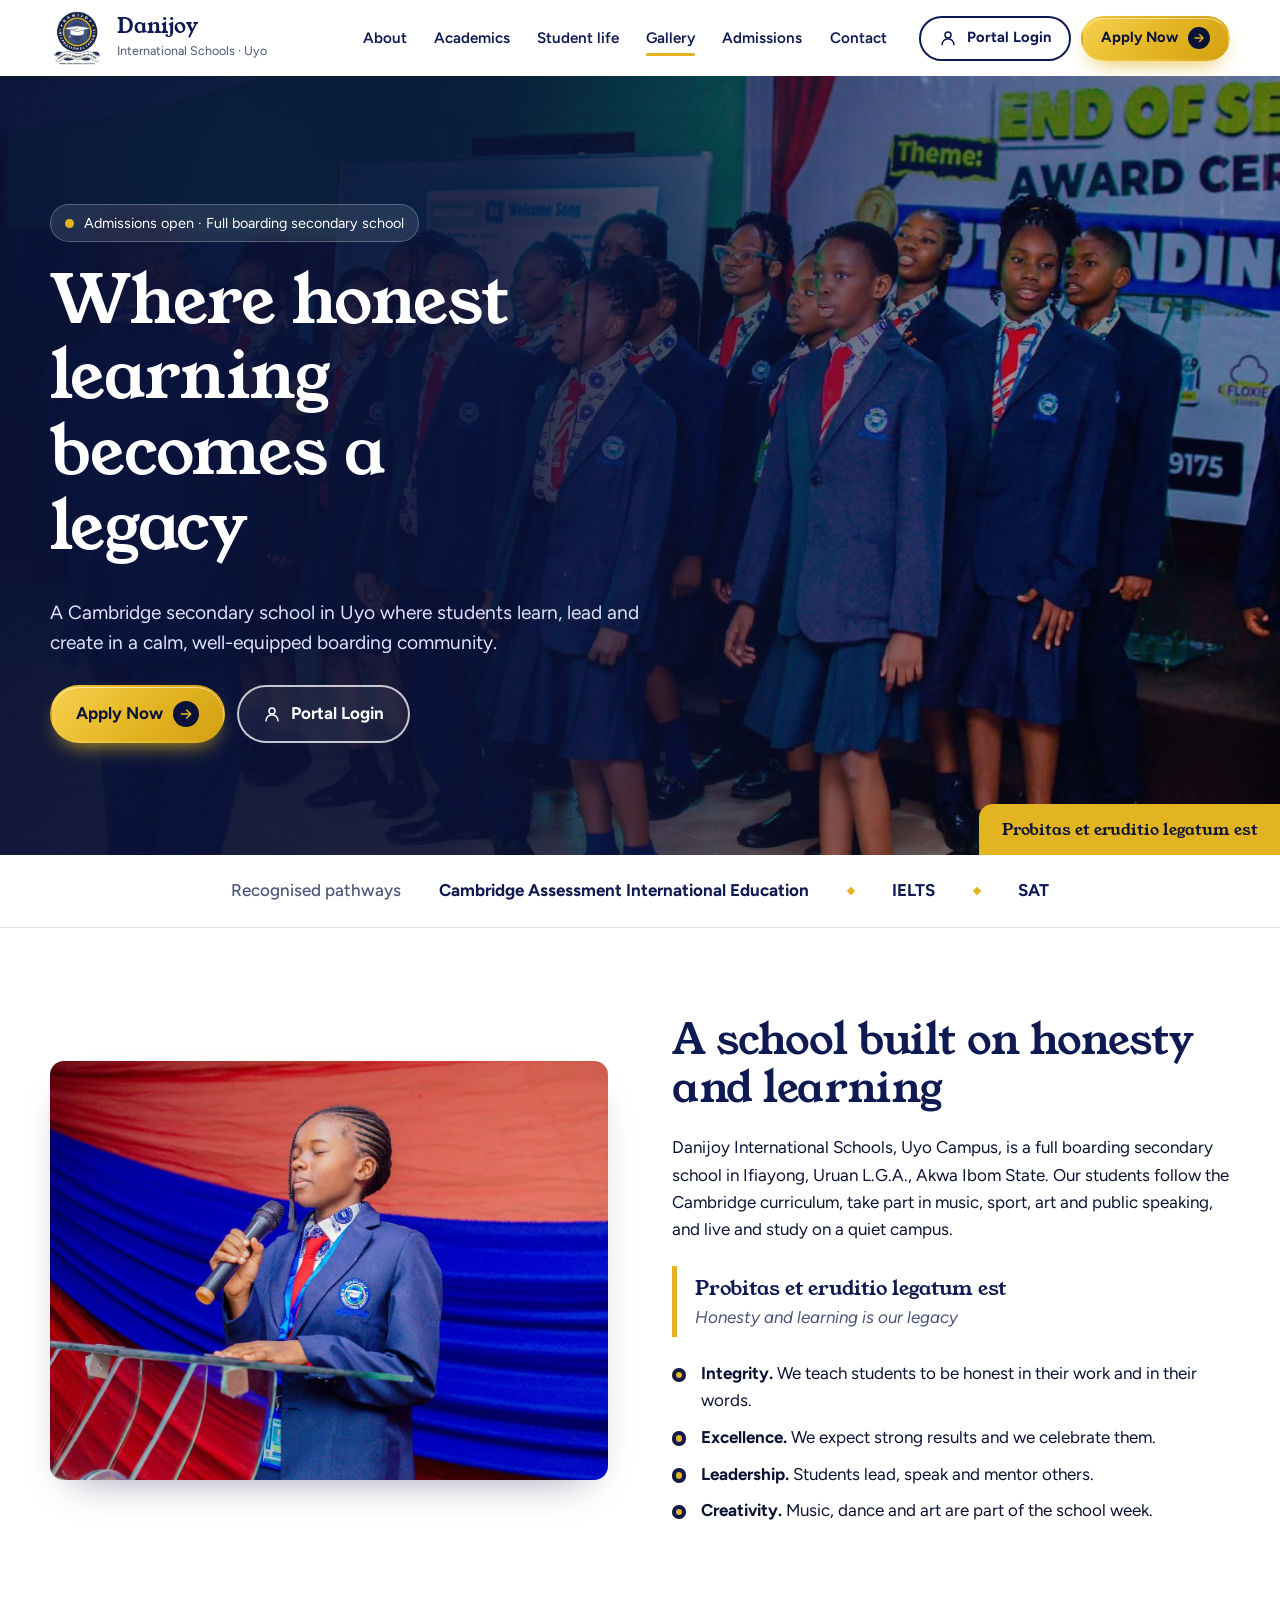
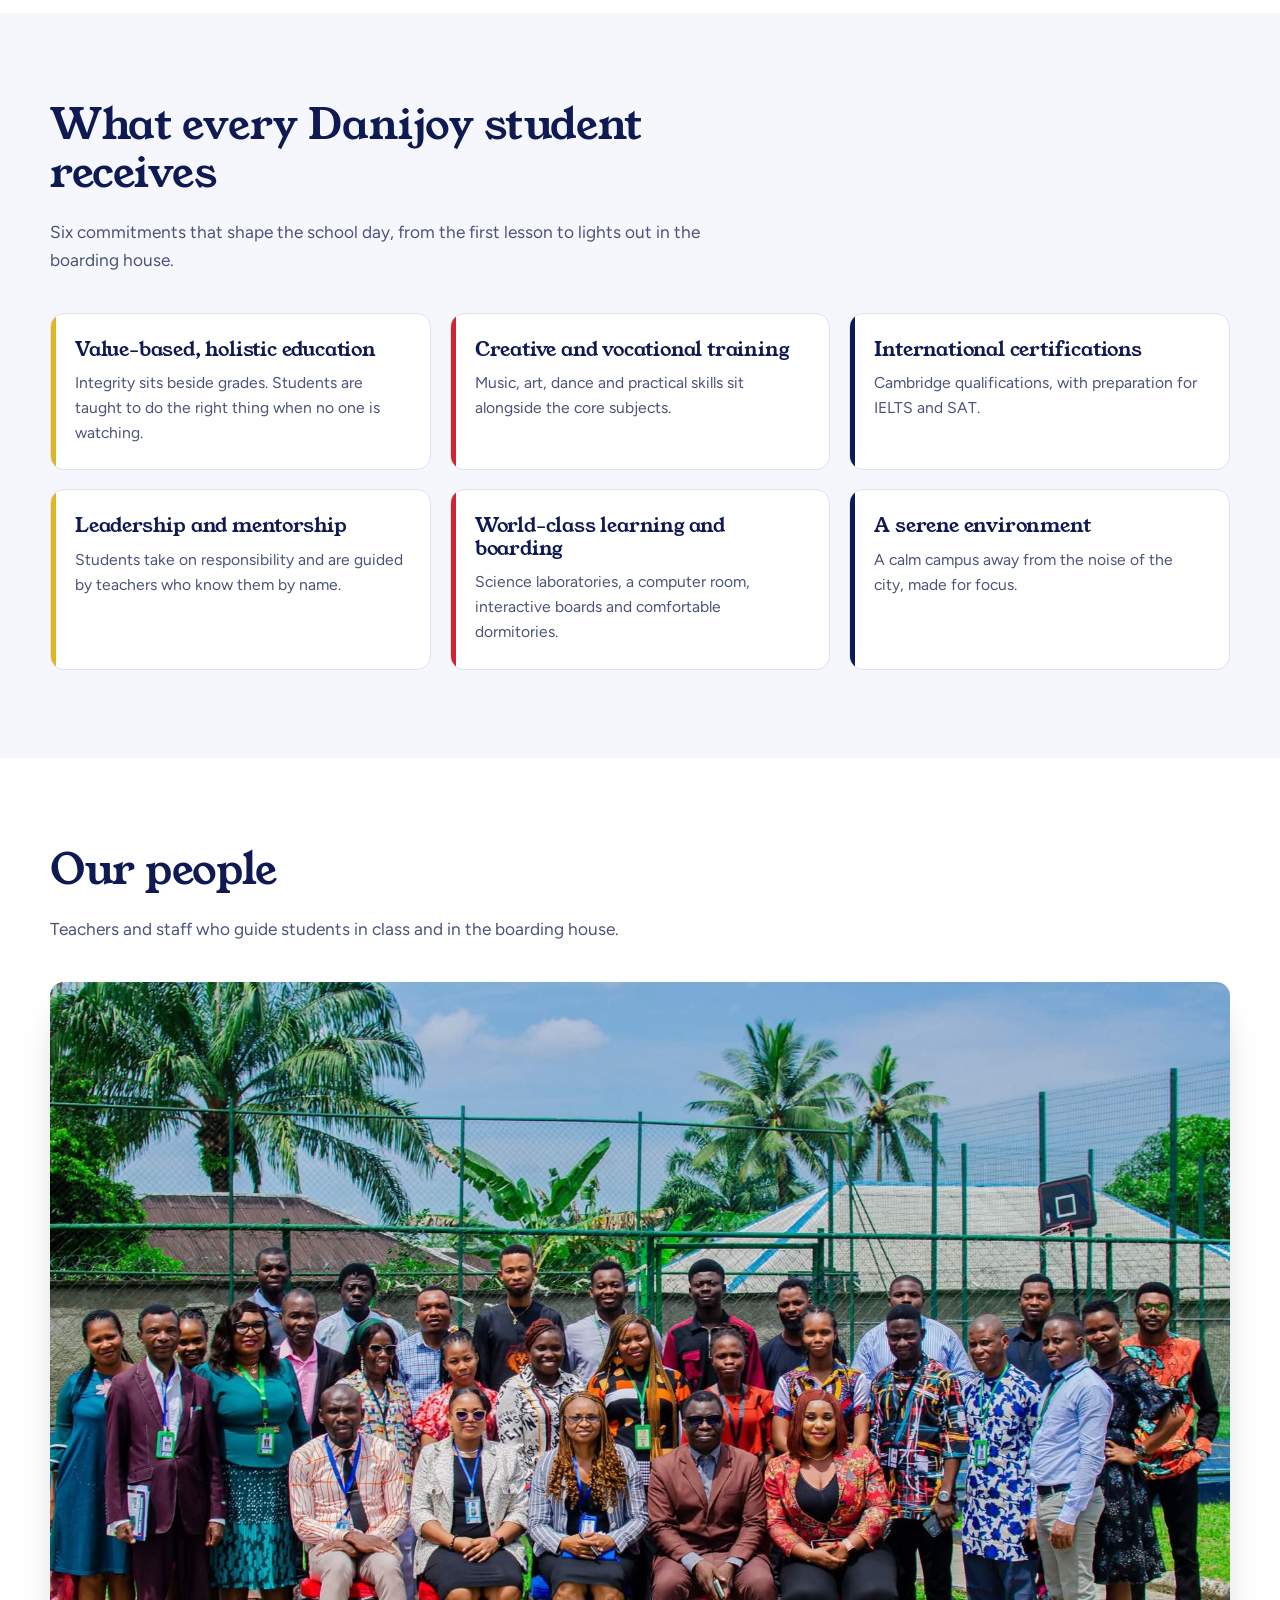
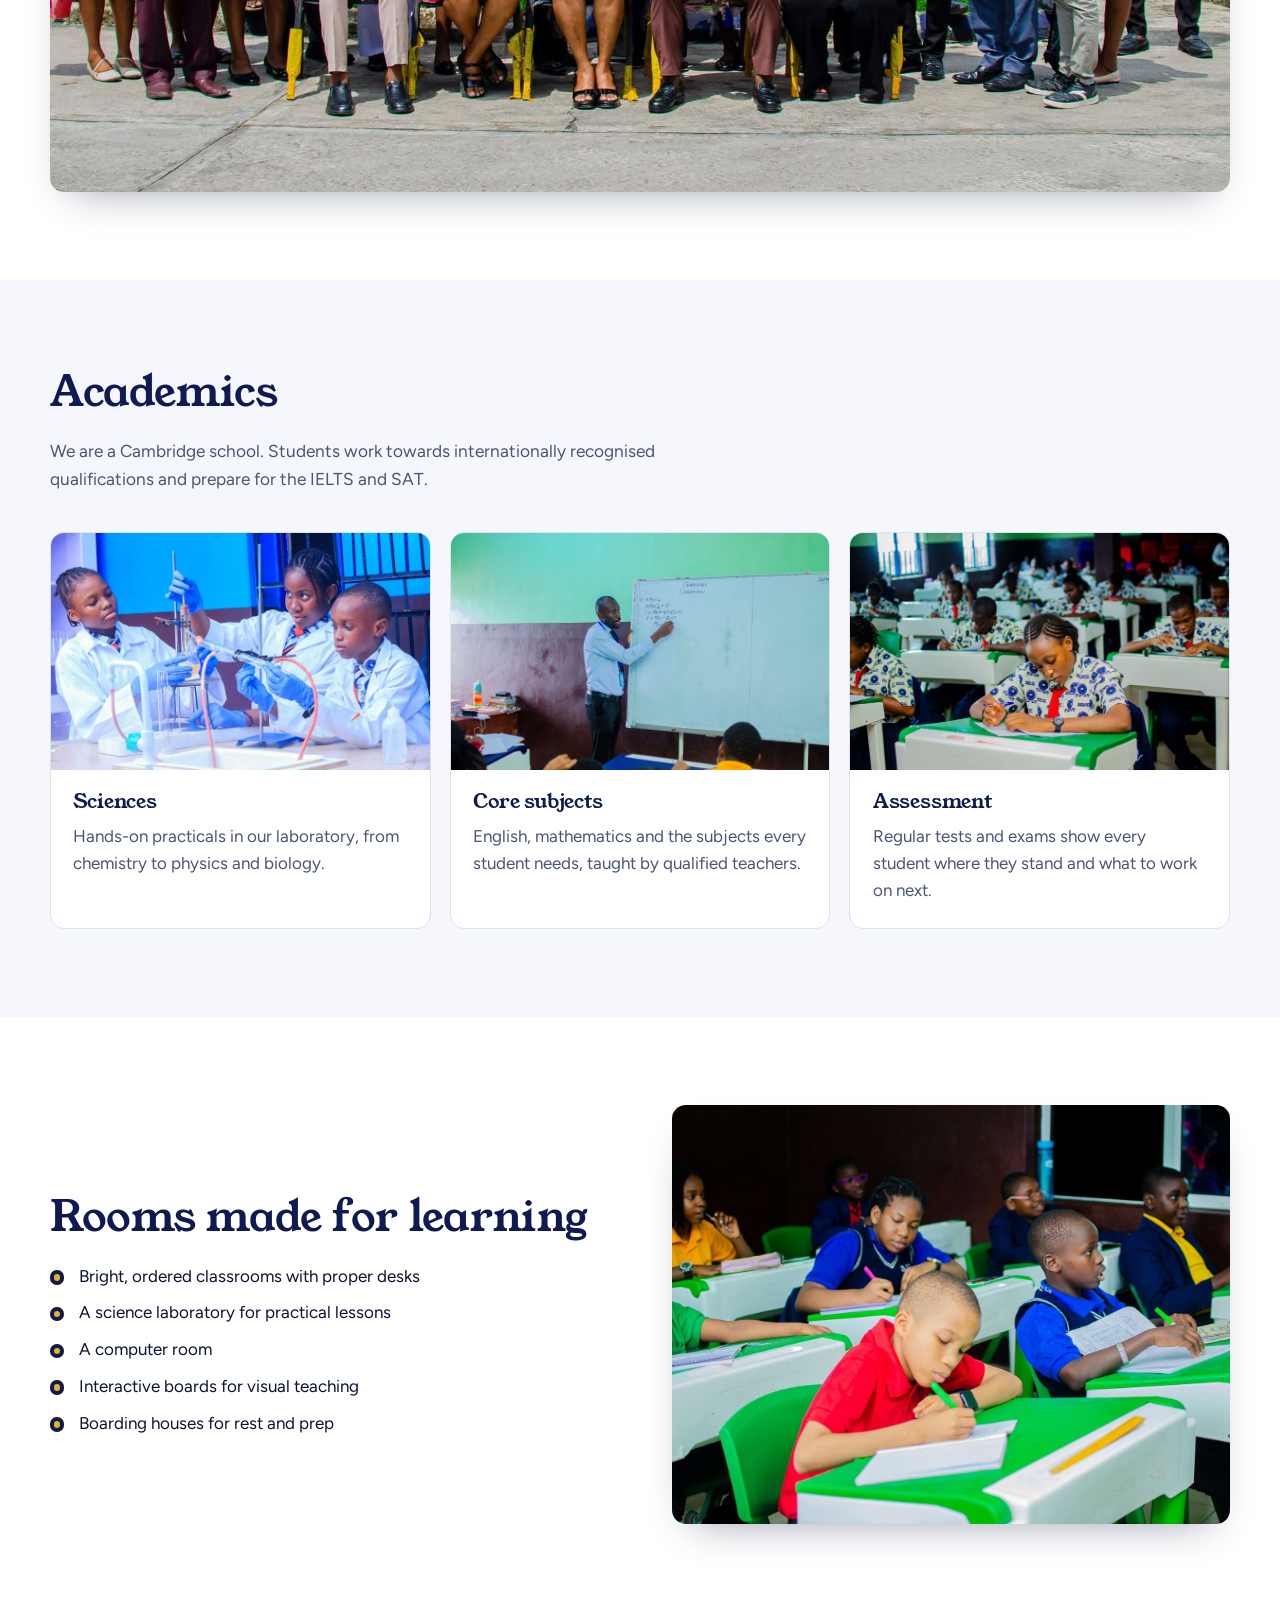
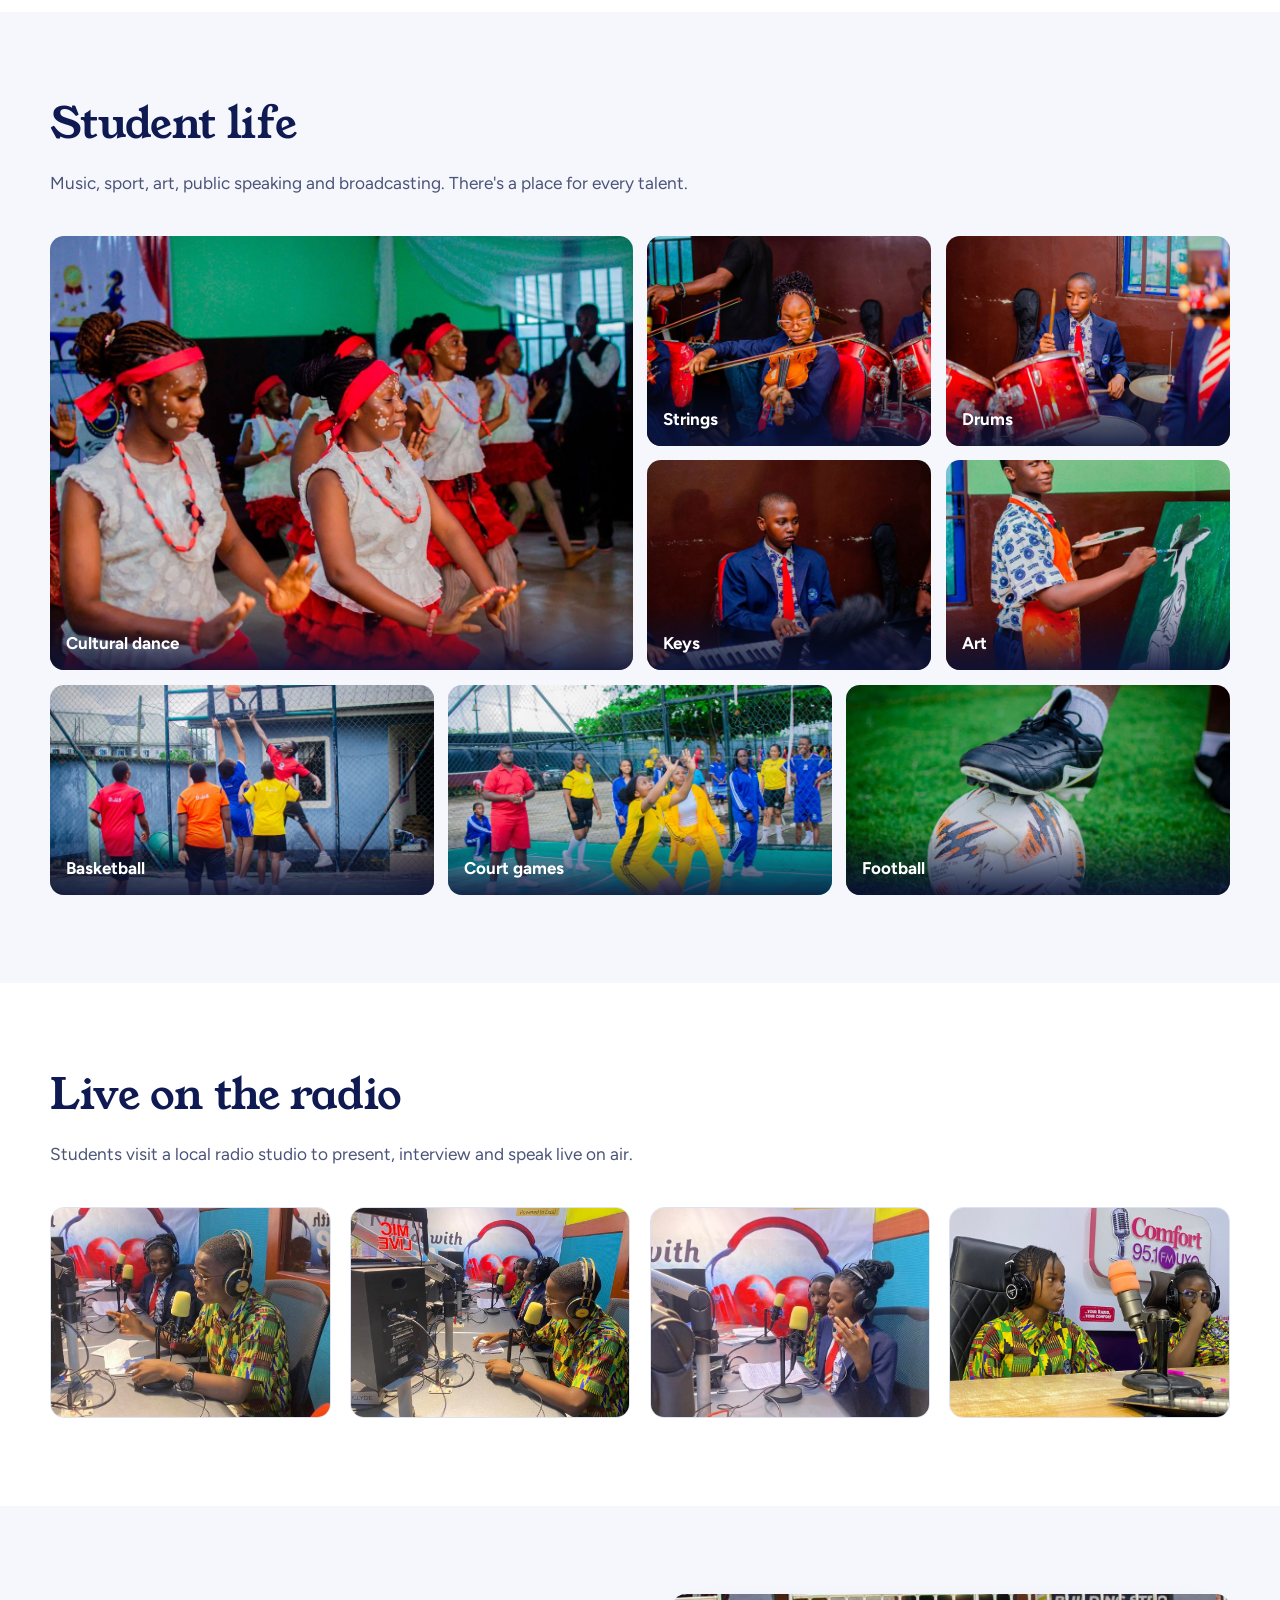
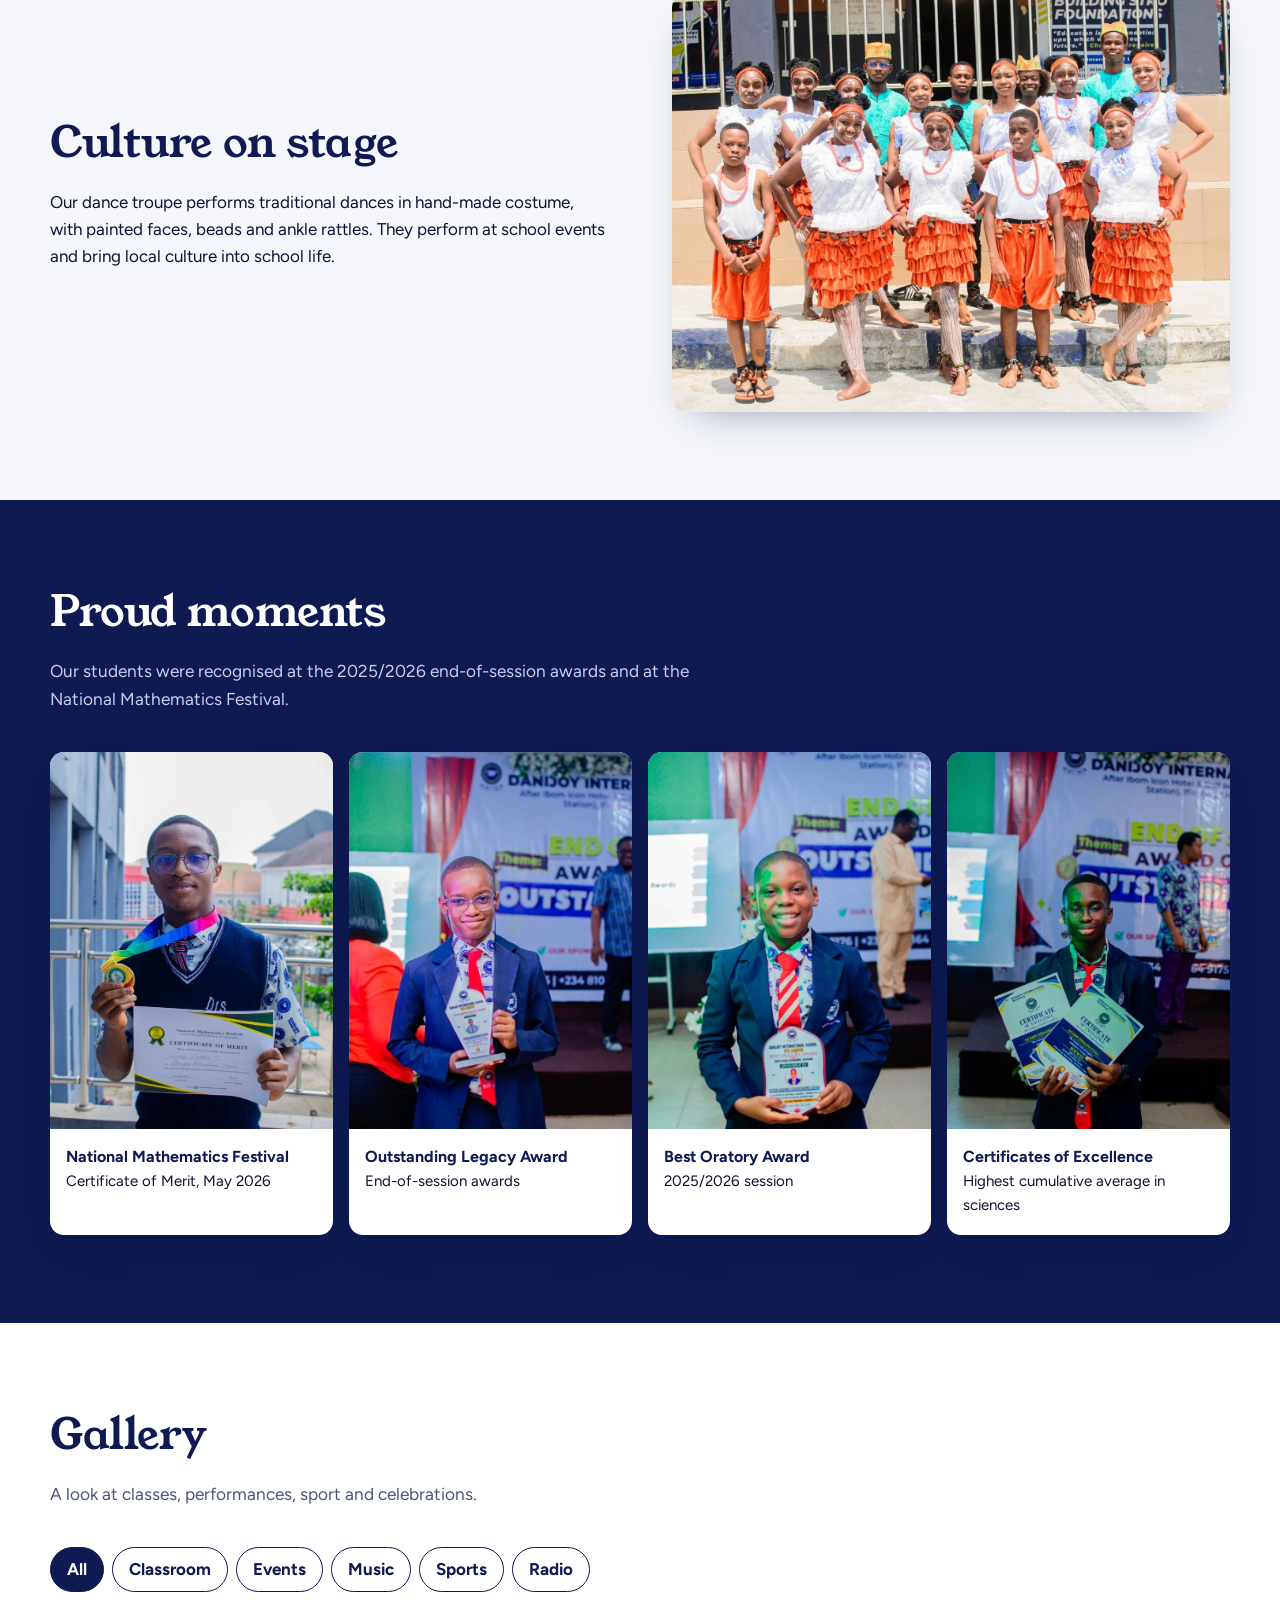
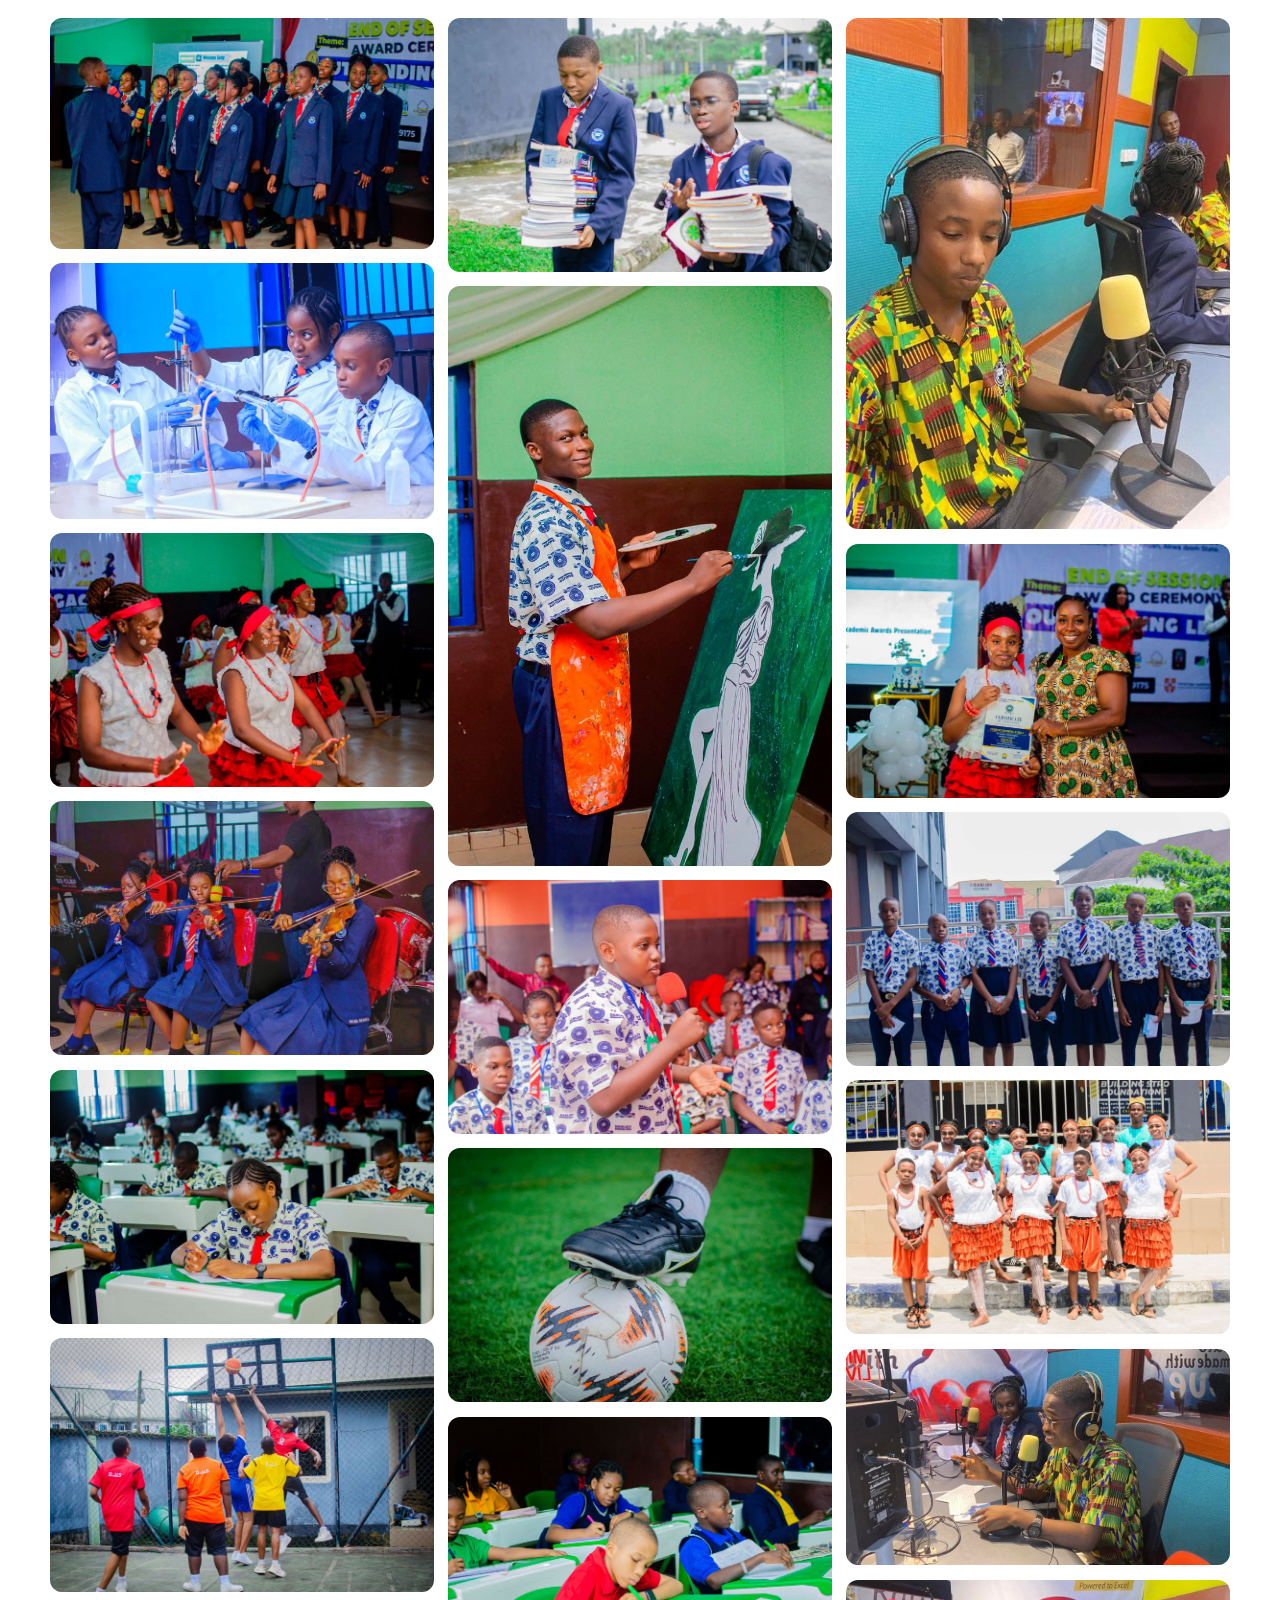
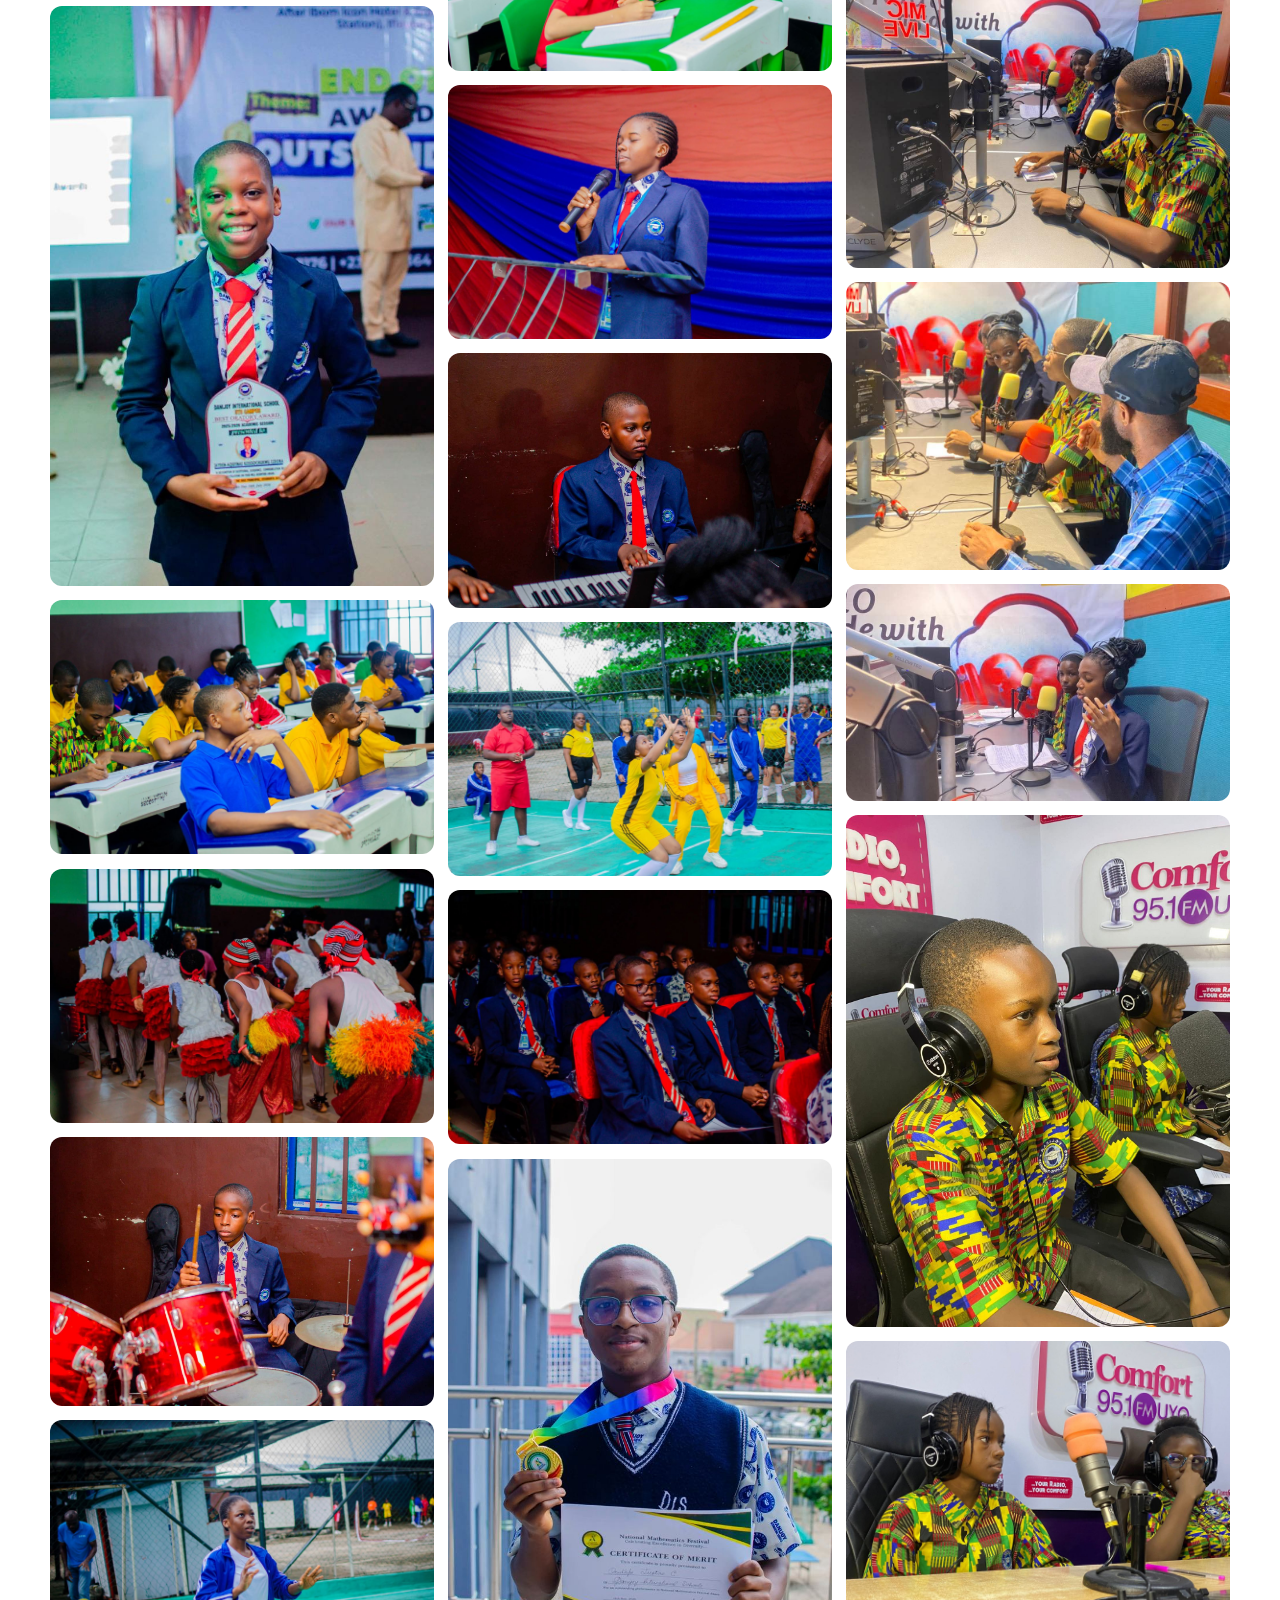
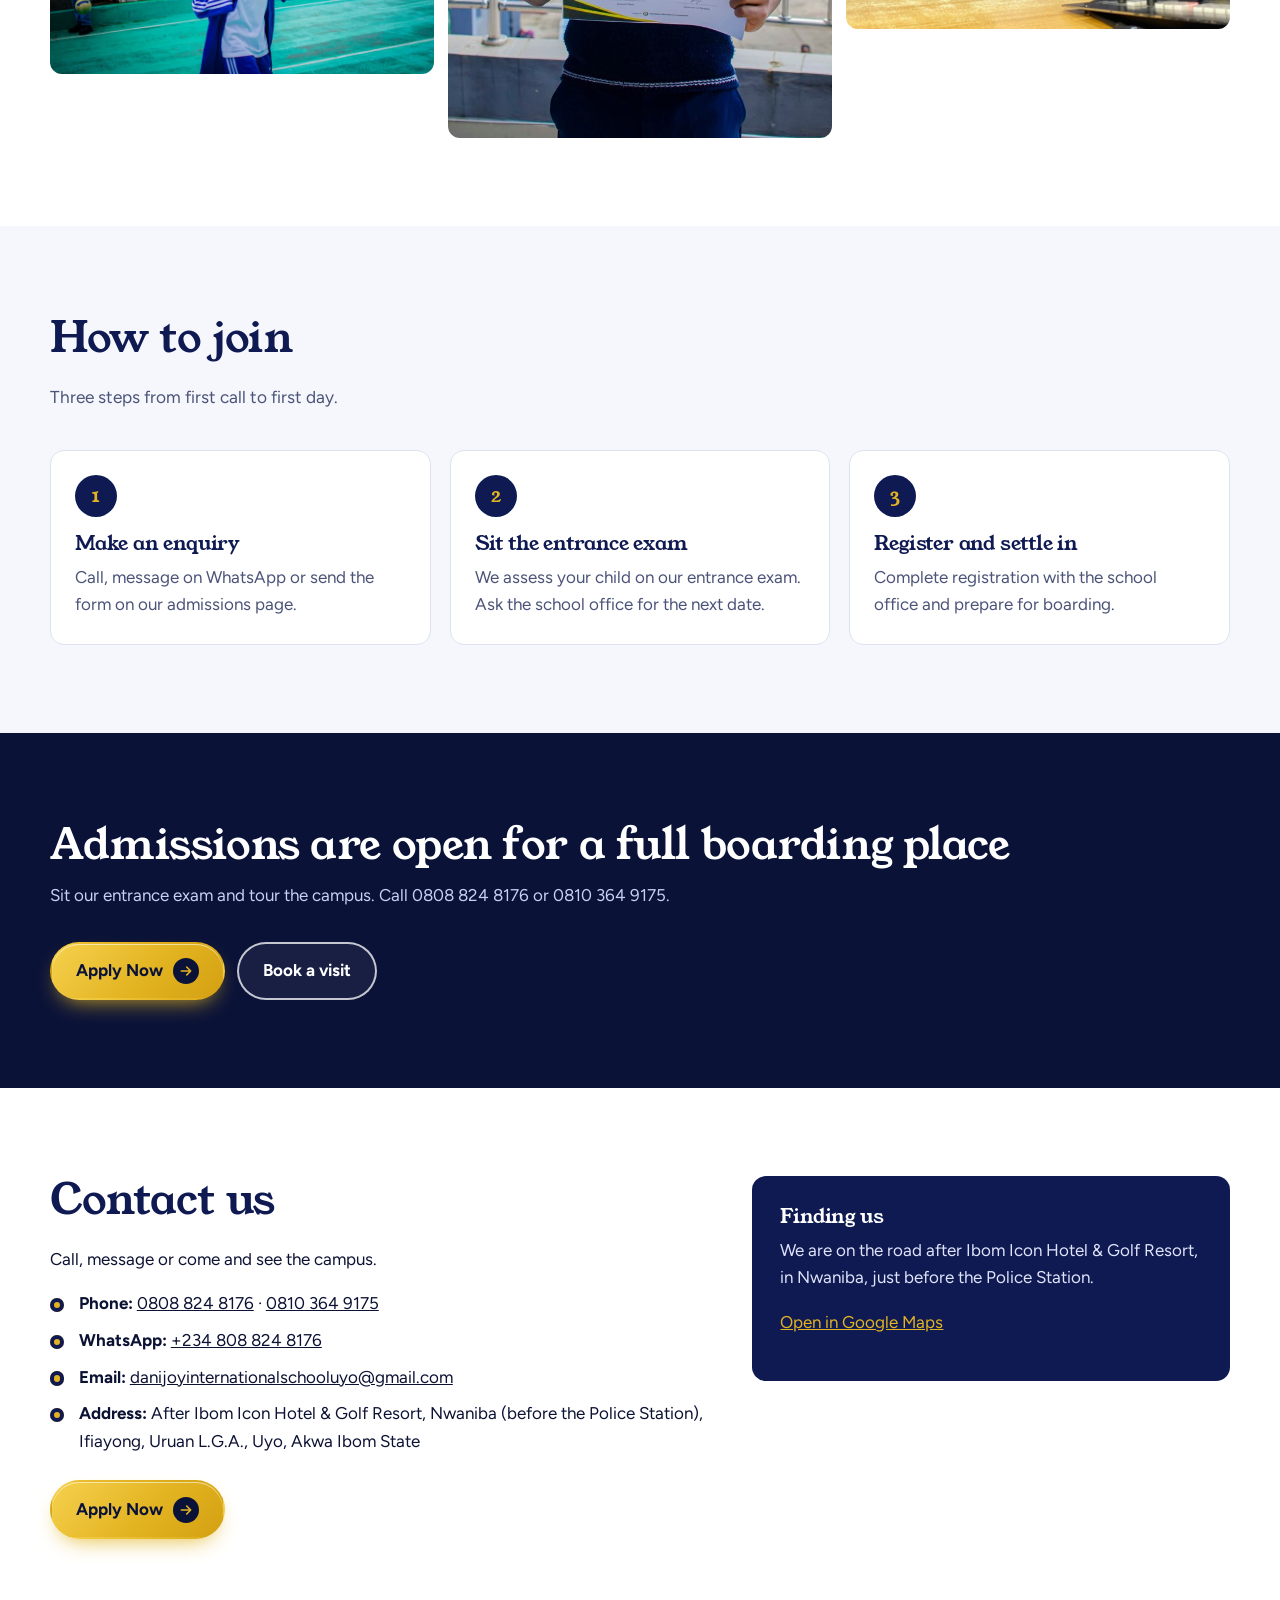
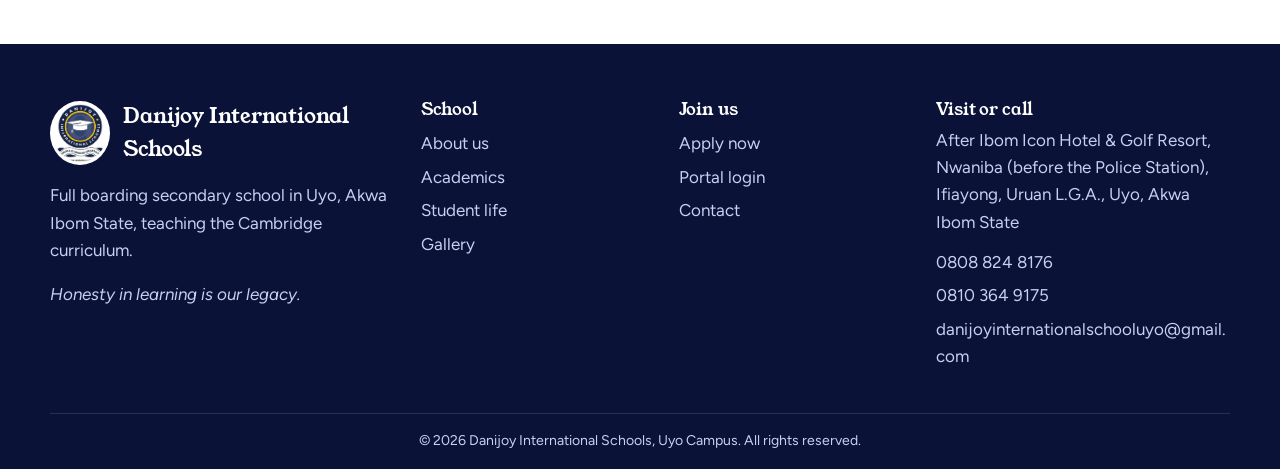
<file: index.html>
<!doctype html>
<html lang="en">
<head>
<meta charset="utf-8">
<meta name="viewport" content="width=device-width,initial-scale=1">
<title>Danijoy International Schools, Uyo | Full boarding secondary school</title>
<meta name="description" content="Cambridge full boarding secondary school in Uyo, Akwa Ibom State. Admissions open.">
<meta name="theme-color" content="#0f1a52">
<link rel="icon" href="assets/img/logo.jpg">
<link rel="preconnect" href="https://fonts.googleapis.com"><link rel="preconnect" href="https://fonts.gstatic.com" crossorigin><link href="https://fonts.googleapis.com/css2?family=Figtree:wght@400;500;600;700;800&family=Young+Serif&display=swap" rel="stylesheet">
<link rel="stylesheet" href="assets/css/style.css">
</head>
<body class="is-home">
<a class="skip" href="#main">Skip to content</a>
<header class="site-header">
  <div class="wrap">
    <a class="brand" href="index.html" aria-label="Danijoy International Schools, home">
      <img src="assets/img/logo.jpg" alt="">
      <span><b>Danijoy</b><small>International Schools · Uyo</small></span>
    </a>
    <nav class="nav" aria-label="Main"><a href="#about">About</a><a href="#academics">Academics</a><a href="#student-life">Student life</a><a href="#gallery">Gallery</a><a href="admissions/">Admissions</a><a href="#contact">Contact</a>
      <div class="nav-cta"><a class="btn btn-portal btn-line btn-sm" href="portal/login/"><svg class="ico" viewBox="0 0 24 24" width="18" height="18" fill="none" stroke="currentColor" stroke-width="2" stroke-linecap="round" stroke-linejoin="round" aria-hidden="true"><circle cx="12" cy="8" r="4"/><path d="M4 21c0-4.4 3.6-8 8-8s8 3.6 8 8"/></svg><span>Portal Login</span></a><a class="btn btn-apply btn-gold btn-sm" href="admissions/"><span>Apply Now</span><svg class="ico arrow" viewBox="0 0 24 24" width="18" height="18" fill="none" stroke="currentColor" stroke-width="2.4" stroke-linecap="round" stroke-linejoin="round" aria-hidden="true"><path d="M5 12h14M13 6l6 6-6 6"/></svg></a></div>
    </nav>
    <div class="header-cta">
      <a class="btn btn-portal btn-line btn-sm" href="portal/login/"><svg class="ico" viewBox="0 0 24 24" width="18" height="18" fill="none" stroke="currentColor" stroke-width="2" stroke-linecap="round" stroke-linejoin="round" aria-hidden="true"><circle cx="12" cy="8" r="4"/><path d="M4 21c0-4.4 3.6-8 8-8s8 3.6 8 8"/></svg><span>Portal Login</span></a>
      <a class="btn btn-apply btn-gold btn-sm" href="admissions/"><span>Apply Now</span><svg class="ico arrow" viewBox="0 0 24 24" width="18" height="18" fill="none" stroke="currentColor" stroke-width="2.4" stroke-linecap="round" stroke-linejoin="round" aria-hidden="true"><path d="M5 12h14M13 6l6 6-6 6"/></svg></a>
    </div>
    <button class="menu-btn" aria-expanded="false" aria-label="Menu"><span></span><span></span><span></span></button>
  </div>
</header>
<main id="main">

<section class="hero" id="top" style="padding:0">
  <div class="hero-slides" aria-hidden="true">
    <img class="on" src="assets/img/choir.jpg" alt="">
    <img src="assets/img/lab.jpg" alt="" loading="lazy">
    <img src="assets/img/dance-front.jpg" alt="" loading="lazy">
    <img src="assets/img/classroom.jpg" alt="" loading="lazy">
  </div>
  <div class="wrap">
    <span class="badge"><i></i> Admissions open · Full boarding secondary school</span>
    <h1>Where honest learning becomes a legacy</h1>
    <p class="lead">A Cambridge secondary school in Uyo where students learn, lead and create in a calm, well-equipped boarding community.</p>
    <div class="actions">
      <a class="btn btn-apply btn-gold" href="admissions/"><span>Apply Now</span><svg class="ico arrow" viewBox="0 0 24 24" width="18" height="18" fill="none" stroke="currentColor" stroke-width="2.4" stroke-linecap="round" stroke-linejoin="round" aria-hidden="true"><path d="M5 12h14M13 6l6 6-6 6"/></svg></a>
      <a class="btn btn-portal btn-line-light" href="portal/login/"><svg class="ico" viewBox="0 0 24 24" width="18" height="18" fill="none" stroke="currentColor" stroke-width="2" stroke-linecap="round" stroke-linejoin="round" aria-hidden="true"><circle cx="12" cy="8" r="4"/><path d="M4 21c0-4.4 3.6-8 8-8s8 3.6 8 8"/></svg><span>Portal Login</span></a>
    </div>
  </div>
  <div class="hero-motto">Probitas et eruditio legatum est</div>
</section>

<div class="creds"><div class="wrap">
  <span class="lbl">Recognised pathways</span>
  <b>Cambridge Assessment International Education</b><span class="sep"></span><b>IELTS</b><span class="sep"></span><b>SAT</b>
</div></div>

<!-- ABOUT -->
<section id="about">
  <div class="wrap split">
    <div class="media"><img src="assets/img/podium.jpg" alt="A student speaking at the podium during a school event"></div>
    <div>
      <h2>A school built on honesty and learning</h2>
      <p>Danijoy International Schools, Uyo Campus, is a full boarding secondary school in Ifiayong, Uruan L.G.A., Akwa Ibom State. Our students follow the Cambridge curriculum, take part in music, sport, art and public speaking, and live and study on a quiet campus.</p>
      <div class="motto-card"><b>Probitas et eruditio legatum est</b><span>Honesty and learning is our legacy</span></div>
      <ul class="checks">
        <li><b>Integrity.</b> We teach students to be honest in their work and in their words.</li>
        <li><b>Excellence.</b> We expect strong results and we celebrate them.</li>
        <li><b>Leadership.</b> Students lead, speak and mentor others.</li>
        <li><b>Creativity.</b> Music, dance and art are part of the school week.</li>
      </ul>
    </div>
  </div>
</section>

<section class="bg-paper">
  <div class="wrap">
    <div class="section-head"><h2>What every Danijoy student receives</h2>
    <p>Six commitments that shape the school day, from the first lesson to lights out in the boarding house.</p></div>
    <div class="features">
      <div class="feature"><h3>Value-based, holistic education</h3><p>Integrity sits beside grades. Students are taught to do the right thing when no one is watching.</p></div>
      <div class="feature"><h3>Creative and vocational training</h3><p>Music, art, dance and practical skills sit alongside the core subjects.</p></div>
      <div class="feature"><h3>International certifications</h3><p>Cambridge qualifications, with preparation for IELTS and SAT.</p></div>
      <div class="feature"><h3>Leadership and mentorship</h3><p>Students take on responsibility and are guided by teachers who know them by name.</p></div>
      <div class="feature"><h3>World-class learning and boarding</h3><p>Science laboratories, a computer room, interactive boards and comfortable dormitories.</p></div>
      <div class="feature"><h3>A serene environment</h3><p>A calm campus away from the noise of the city, made for focus.</p></div>
    </div>
  </div>
</section>

<section>
  <div class="wrap">
    <div class="section-head"><h2>Our people</h2><p>Teachers and staff who guide students in class and in the boarding house.</p></div>
    <img loading="lazy" src="assets/img/staff.jpg" alt="Danijoy teachers and staff in a group photo on the school grounds" style="width:100%;border-radius:var(--radius);box-shadow:var(--shadow)">
  </div>
</section>

<!-- ACADEMICS -->
<section id="academics" class="bg-paper">
  <div class="wrap">
    <div class="section-head"><h2>Academics</h2>
    <p>We are a Cambridge school. Students work towards internationally recognised qualifications and prepare for the IELTS and SAT.</p></div>
    <div class="cards">
      <div class="card"><img loading="lazy" src="assets/img/lab.jpg" alt="Students working in the science laboratory"><div><h3>Sciences</h3><p>Hands-on practicals in our laboratory, from chemistry to physics and biology.</p></div></div>
      <div class="card"><img loading="lazy" src="assets/img/teacher.jpg" alt="A teacher working through chemistry corrections on a whiteboard"><div><h3>Core subjects</h3><p>English, mathematics and the subjects every student needs, taught by qualified teachers.</p></div></div>
      <div class="card"><img loading="lazy" src="assets/img/exam-hall.jpg" alt="Students writing an exam in a bright hall"><div><h3>Assessment</h3><p>Regular tests and exams show every student where they stand and what to work on next.</p></div></div>
    </div>
  </div>
</section>
<section>
  <div class="wrap split flip">
    <div class="media"><img loading="lazy" src="assets/img/primary-class.jpg" alt="Students writing in a classroom with green desks"></div>
    <div>
      <h2>Rooms made for learning</h2>
      <ul class="checks">
        <li>Bright, ordered classrooms with proper desks</li>
        <li>A science laboratory for practical lessons</li>
        <li>A computer room</li>
        <li>Interactive boards for visual teaching</li>
        <li>Boarding houses for rest and prep</li>
      </ul>
    </div>
  </div>
</section>

<!-- STUDENT LIFE -->
<section id="student-life" class="bg-paper">
  <div class="wrap">
    <div class="section-head"><h2>Student life</h2><p>Music, sport, art, public speaking and broadcasting. There's a place for every talent.</p></div>
    <div class="life">
      <figure class="a"><img loading="lazy" src="assets/img/dance-front.jpg" alt="Students in cultural dance costume"><figcaption>Cultural dance</figcaption></figure>
      <figure class="b"><img loading="lazy" src="assets/img/violin-solo.jpg" alt="A student playing the violin"><figcaption>Strings</figcaption></figure>
      <figure class="c"><img loading="lazy" src="assets/img/drums.jpg" alt="A student playing the drums"><figcaption>Drums</figcaption></figure>
      <figure class="d"><img loading="lazy" src="assets/img/keys.jpg" alt="A student playing a keyboard"><figcaption>Keys</figcaption></figure>
      <figure class="e"><img loading="lazy" src="assets/img/painting.jpg" alt="A student painting on a canvas"><figcaption>Art</figcaption></figure>
      <figure class="f"><img loading="lazy" src="assets/img/basketball.jpg" alt="Students playing basketball"><figcaption>Basketball</figcaption></figure>
      <figure class="g"><img loading="lazy" src="assets/img/netball.jpg" alt="Students playing a game on the sports court"><figcaption>Court games</figcaption></figure>
      <figure class="h"><img loading="lazy" src="assets/img/football.jpg" alt="A football under a student's boot on the pitch"><figcaption>Football</figcaption></figure>
    </div>
  </div>
</section>
<section>
  <div class="wrap">
    <div class="section-head"><h2>Live on the radio</h2><p>Students visit a local radio studio to present, interview and speak live on air.</p></div>
    <div class="cards four">
      <div class="card"><img loading="lazy" src="assets/img/radio-laugh.jpg" alt="A student laughing during a live radio show" style="aspect-ratio:4/3"></div>
      <div class="card"><img loading="lazy" src="assets/img/radio-side.jpg" alt="Students on air at the radio studio" style="aspect-ratio:4/3"></div>
      <div class="card"><img loading="lazy" src="assets/img/radio-girl.jpg" alt="A student speaking on the radio" style="aspect-ratio:4/3"></div>
      <div class="card"><img loading="lazy" src="assets/img/radio-pair.jpg" alt="Two students ready to go on air" style="aspect-ratio:4/3"></div>
    </div>
  </div>
</section>
<section class="bg-paper">
  <div class="wrap split flip">
    <div class="media"><img loading="lazy" src="assets/img/dance-group.jpg" alt="The Danijoy cultural dance troupe in orange costume outside the school"></div>
    <div>
      <h2>Culture on stage</h2>
      <p>Our dance troupe performs traditional dances in hand-made costume, with painted faces, beads and ankle rattles. They perform at school events and bring local culture into school life.</p>
    </div>
  </div>
</section>

<section class="bg-navy">
  <div class="wrap">
    <div class="section-head"><h2>Proud moments</h2><p>Our students were recognised at the 2025/2026 end-of-session awards and at the National Mathematics Festival.</p></div>
    <div class="ach">
      <figure><img loading="lazy" src="assets/img/maths-medal.jpg" alt="A student with a medal and Certificate of Merit from the National Mathematics Festival"><figcaption><b>National Mathematics Festival</b>Certificate of Merit, May 2026</figcaption></figure>
      <figure><img loading="lazy" src="assets/img/award-1.jpg" alt="A student holding an Outstanding Legacy Award"><figcaption><b>Outstanding Legacy Award</b>End-of-session awards</figcaption></figure>
      <figure><img loading="lazy" src="assets/img/award-2.jpg" alt="A student holding a Best Oratory Award"><figcaption><b>Best Oratory Award</b>2025/2026 session</figcaption></figure>
      <figure><img loading="lazy" src="assets/img/cert-2.jpg" alt="A student holding two Certificates of Excellence in the sciences"><figcaption><b>Certificates of Excellence</b>Highest cumulative average in sciences</figcaption></figure>
    </div>
  </div>
</section>

<!-- GALLERY -->
<section id="gallery">
  <div class="wrap">
    <div class="section-head"><h2>Gallery</h2><p>A look at classes, performances, sport and celebrations.</p></div>
    <div class="filters" role="group" aria-label="Filter photos">
      <button data-tag="all" aria-pressed="true">All</button><button data-tag="classroom" aria-pressed="false">Classroom</button>
      <button data-tag="events" aria-pressed="false">Events</button><button data-tag="music" aria-pressed="false">Music</button>
      <button data-tag="sports" aria-pressed="false">Sports</button><button data-tag="radio" aria-pressed="false">Radio</button>
    </div>
    <div class="gallery"><button data-tag="events"><img loading="lazy" src="assets/img/choir.jpg" alt="Students singing at the awards ceremony"></button><button data-tag="classroom"><img loading="lazy" src="assets/img/lab.jpg" alt="Science practical in the laboratory"></button><button data-tag="events"><img loading="lazy" src="assets/img/dance-front.jpg" alt="Cultural dance performance"></button><button data-tag="music"><img loading="lazy" src="assets/img/violins.jpg" alt="Violin players at a school event"></button><button data-tag="classroom"><img loading="lazy" src="assets/img/exam-hall.jpg" alt="Students writing an exam"></button><button data-tag="sports"><img loading="lazy" src="assets/img/basketball.jpg" alt="A basketball game"></button><button data-tag="events"><img loading="lazy" src="assets/img/award-2.jpg" alt="Best Oratory Award winner"></button><button data-tag="classroom"><img loading="lazy" src="assets/img/classroom.jpg" alt="Students in class"></button><button data-tag="events"><img loading="lazy" src="assets/img/dance-back.jpg" alt="Dancers in colourful costume"></button><button data-tag="music"><img loading="lazy" src="assets/img/drums.jpg" alt="Student on the drums"></button><button data-tag="sports"><img loading="lazy" src="assets/img/volleyball.jpg" alt="A student ready for the ball on court"></button><button data-tag="classroom"><img loading="lazy" src="assets/img/books.jpg" alt="Students carrying their books across campus"></button><button data-tag="events"><img loading="lazy" src="assets/img/painting.jpg" alt="A student painting at an event"></button><button data-tag="events"><img loading="lazy" src="assets/img/quiz.jpg" alt="A student speaking at a quiz"></button><button data-tag="sports"><img loading="lazy" src="assets/img/football.jpg" alt="Football on the pitch"></button><button data-tag="classroom"><img loading="lazy" src="assets/img/primary-class.jpg" alt="Younger students writing in class"></button><button data-tag="events"><img loading="lazy" src="assets/img/podium.jpg" alt="A student speaking at the podium"></button><button data-tag="music"><img loading="lazy" src="assets/img/keys.jpg" alt="Student at the keyboard"></button><button data-tag="sports"><img loading="lazy" src="assets/img/netball.jpg" alt="Court game in action"></button><button data-tag="events"><img loading="lazy" src="assets/img/assembly.jpg" alt="Students seated at a school event"></button><button data-tag="events"><img loading="lazy" src="assets/img/maths-medal.jpg" alt="National Mathematics Festival medallist"></button><button data-tag="radio"><img loading="lazy" src="assets/img/radio-1.jpg" alt="Students in the radio studio"></button><button data-tag="events"><img loading="lazy" src="assets/img/cert-3.jpg" alt="Certificate of Excellence presentation"></button><button data-tag="events"><img loading="lazy" src="assets/img/group-uniform.jpg" alt="Students in uniform on the balcony"></button><button data-tag="events"><img loading="lazy" src="assets/img/dance-group.jpg" alt="The cultural dance troupe in orange costume outside the school"></button><button data-tag="radio"><img loading="lazy" src="assets/img/radio-laugh.jpg" alt="A student laughing during a live radio show"></button><button data-tag="radio"><img loading="lazy" src="assets/img/radio-side.jpg" alt="Students on air at the radio studio"></button><button data-tag="radio"><img loading="lazy" src="assets/img/radio-guest.jpg" alt="Students and a guest at the studio microphones"></button><button data-tag="radio"><img loading="lazy" src="assets/img/radio-girl.jpg" alt="A student speaking on the radio"></button><button data-tag="radio"><img loading="lazy" src="assets/img/radio-kente.jpg" alt="Two students in kente uniform at the radio studio"></button><button data-tag="radio"><img loading="lazy" src="assets/img/radio-pair.jpg" alt="Two students about to go on air"></button></div>
    <dialog class="lightbox" aria-label="Photo viewer"><button class="lb-close" aria-label="Close photo">Close</button><img alt=""></dialog>
  </div>
</section>

<section class="bg-paper">
  <div class="wrap">
    <div class="section-head"><h2>How to join</h2><p>Three steps from first call to first day.</p></div>
    <ol class="steps">
      <li><h3>Make an enquiry</h3><p>Call, message on WhatsApp or send the form on our admissions page.</p></li>
      <li><h3>Sit the entrance exam</h3><p>We assess your child on our entrance exam. Ask the school office for the next date.</p></li>
      <li><h3>Register and settle in</h3><p>Complete registration with the school office and prepare for boarding.</p></li>
    </ol>
  </div>
</section>
<section class="cta-band"><div class="wrap">
  <div><h2>Admissions are open for a full boarding place</h2>
  <p>Sit our entrance exam and tour the campus. Call 0808 824 8176 or 0810 364 9175.</p></div>
  <div class="acts"><a class="btn btn-apply btn-gold" href="admissions/"><span>Apply Now</span><svg class="ico arrow" viewBox="0 0 24 24" width="18" height="18" fill="none" stroke="currentColor" stroke-width="2.4" stroke-linecap="round" stroke-linejoin="round" aria-hidden="true"><path d="M5 12h14M13 6l6 6-6 6"/></svg></a><a class="btn btn-line-light" href="#contact"><span>Book a visit</span></a></div>
</div></section>

<!-- CONTACT -->
<section id="contact">
  <div class="wrap two-col">
    <div>
      <h2>Contact us</h2>
      <p>Call, message or come and see the campus.</p>
      <ul class="checks">
        <li><b>Phone:</b> <a href="tel:+2348088248176">0808 824 8176</a> · <a href="tel:+2348103649175">0810 364 9175</a></li>
        <li><b>WhatsApp:</b> <a href="https://wa.me/2348088248176">+234 808 824 8176</a></li>
        <li><b>Email:</b> <a href="mailto:danijoyinternationalschooluyo@gmail.com">danijoyinternationalschooluyo@gmail.com</a></li>
        <li><b>Address:</b> After Ibom Icon Hotel & Golf Resort, Nwaniba (before the Police Station), Ifiayong, Uruan L.G.A., Uyo, Akwa Ibom State</li>
      </ul>
      <p style="margin-top:1.6rem"><a class="btn btn-apply btn-gold" href="admissions/"><span>Apply Now</span><svg class="ico arrow" viewBox="0 0 24 24" width="18" height="18" fill="none" stroke="currentColor" stroke-width="2.4" stroke-linecap="round" stroke-linejoin="round" aria-hidden="true"><path d="M5 12h14M13 6l6 6-6 6"/></svg></a></p>
    </div>
    <div class="side-card"><h3>Finding us</h3>
      <p>We are on the road after Ibom Icon Hotel &amp; Golf Resort, in Nwaniba, just before the Police Station.</p>
      <p><a href="https://www.google.com/maps/search/?api=1&amp;query=Danijoy+International+Schools+Uyo">Open in Google Maps</a></p></div>
  </div>
</section>

</main>
<footer class="site-footer">
  <div class="wrap">
    <div>
      <div class="fbrand"><img src="assets/img/logo.jpg" alt=""><b style="font-family:var(--display);font-weight:400;font-size:1.3rem;color:#fff">Danijoy International Schools</b></div>
      <p>Full boarding secondary school in Uyo, Akwa Ibom State, teaching the Cambridge curriculum.</p>
      <p><i>Honesty in learning is our legacy.</i></p>
    </div>
    <div><h3>School</h3>
      <a href="#about">About us</a><a href="#academics">Academics</a><a href="#student-life">Student life</a><a href="#gallery">Gallery</a></div>
    <div><h3>Join us</h3>
      <a href="admissions/">Apply now</a><a href="portal/login/">Portal login</a><a href="#contact">Contact</a></div>
    <div><h3>Visit or call</h3>
      <p style="margin:0 0 .6rem">After Ibom Icon Hotel & Golf Resort, Nwaniba (before the Police Station), Ifiayong, Uruan L.G.A., Uyo, Akwa Ibom State</p>
      <a href="tel:+2348088248176">0808 824 8176</a><a href="tel:+2348103649175">0810 364 9175</a>
      <a href="mailto:danijoyinternationalschooluyo@gmail.com" style="word-break:break-all">danijoyinternationalschooluyo@gmail.com</a></div>
  </div>
  <div class="wrap legal"><span style="grid-column:1/-1">© 2026 Danijoy International Schools, Uyo Campus. All rights reserved.</span></div>
</footer>
<script src="assets/js/site.js"></script>
</body>
</html>
</file>
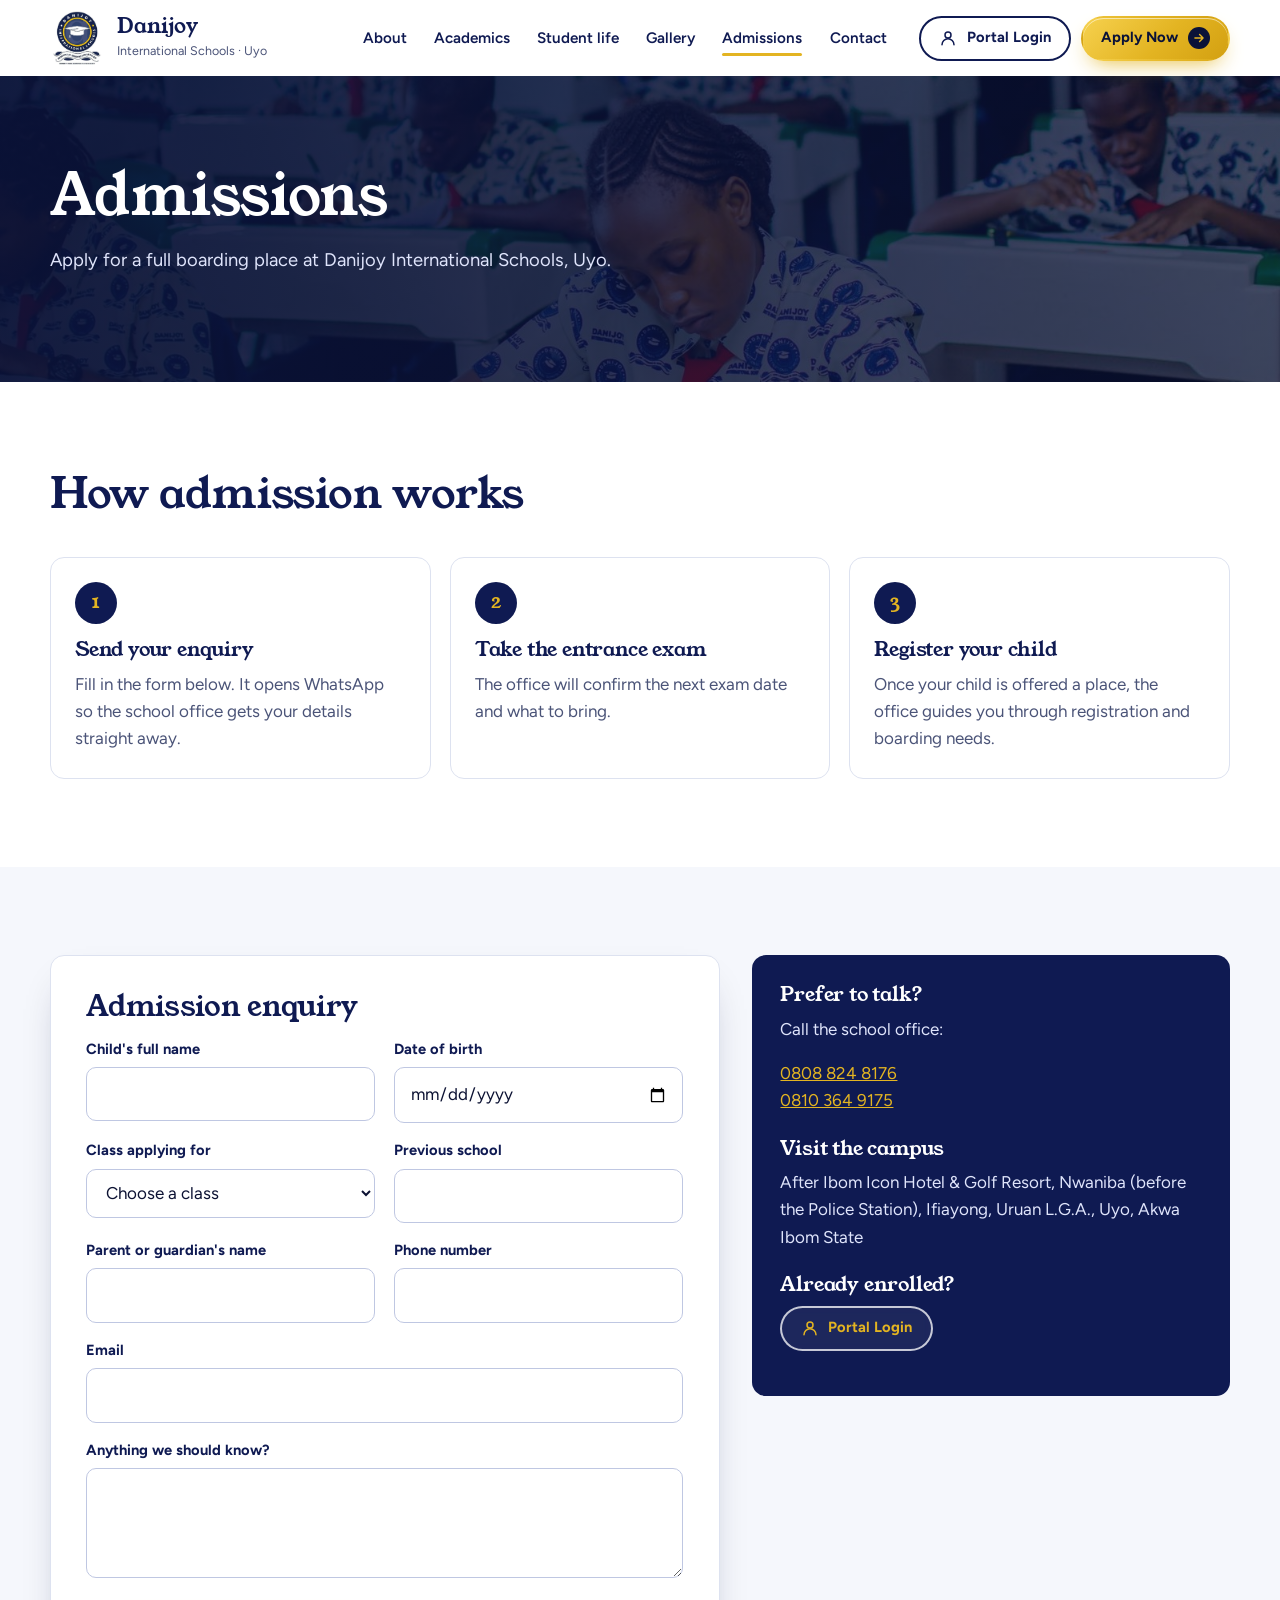
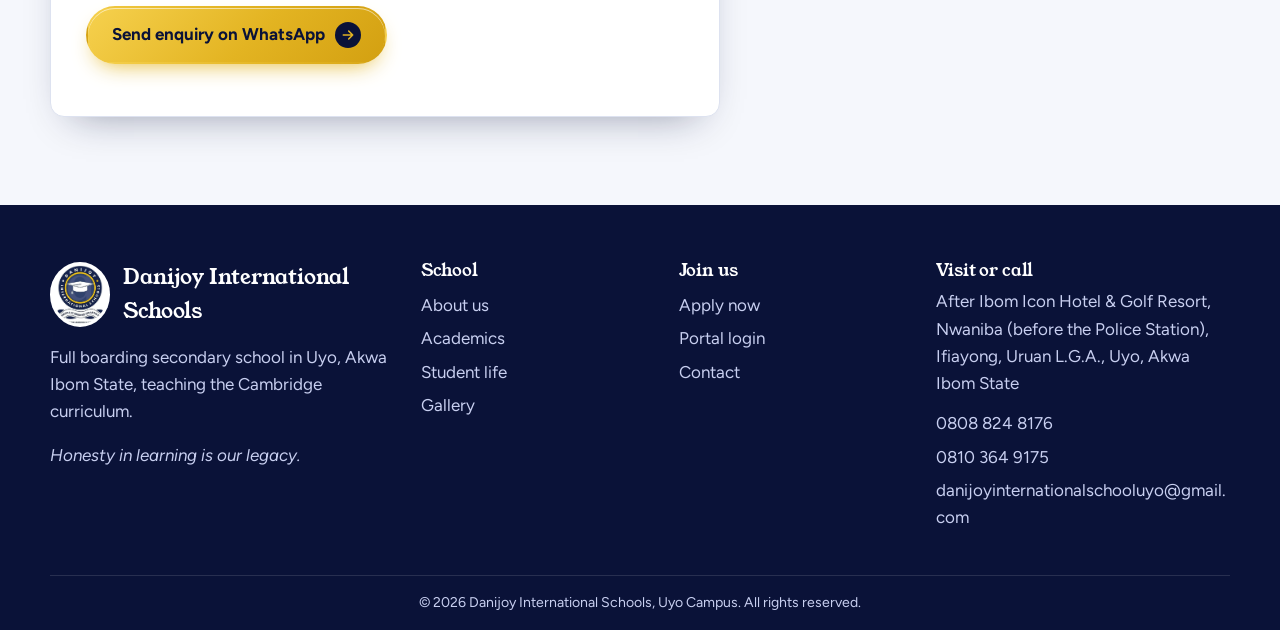
<file: admissions/index.html>
<!doctype html>
<html lang="en">
<head>
<meta charset="utf-8">
<meta name="viewport" content="width=device-width,initial-scale=1">
<title>Admissions | Danijoy International Schools</title>
<meta name="description" content="Apply for a full boarding place in Uyo.">
<meta name="theme-color" content="#0f1a52">
<link rel="icon" href="../assets/img/logo.jpg">
<link rel="preconnect" href="https://fonts.googleapis.com"><link rel="preconnect" href="https://fonts.gstatic.com" crossorigin><link href="https://fonts.googleapis.com/css2?family=Figtree:wght@400;500;600;700;800&family=Young+Serif&display=swap" rel="stylesheet">
<link rel="stylesheet" href="../assets/css/style.css">
</head>
<body>
<a class="skip" href="#main">Skip to content</a>
<header class="site-header">
  <div class="wrap">
    <a class="brand" href="../index.html" aria-label="Danijoy International Schools, home">
      <img src="../assets/img/logo.jpg" alt="">
      <span><b>Danijoy</b><small>International Schools · Uyo</small></span>
    </a>
    <nav class="nav" aria-label="Main"><a href="../#about">About</a><a href="../#academics">Academics</a><a href="../#student-life">Student life</a><a href="../#gallery">Gallery</a><a href="../admissions/" aria-current="page">Admissions</a><a href="../#contact">Contact</a>
      <div class="nav-cta"><a class="btn btn-portal btn-line btn-sm" href="../portal/login/"><svg class="ico" viewBox="0 0 24 24" width="18" height="18" fill="none" stroke="currentColor" stroke-width="2" stroke-linecap="round" stroke-linejoin="round" aria-hidden="true"><circle cx="12" cy="8" r="4"/><path d="M4 21c0-4.4 3.6-8 8-8s8 3.6 8 8"/></svg><span>Portal Login</span></a><a class="btn btn-apply btn-gold btn-sm" href="../admissions/"><span>Apply Now</span><svg class="ico arrow" viewBox="0 0 24 24" width="18" height="18" fill="none" stroke="currentColor" stroke-width="2.4" stroke-linecap="round" stroke-linejoin="round" aria-hidden="true"><path d="M5 12h14M13 6l6 6-6 6"/></svg></a></div>
    </nav>
    <div class="header-cta">
      <a class="btn btn-portal btn-line btn-sm" href="../portal/login/"><svg class="ico" viewBox="0 0 24 24" width="18" height="18" fill="none" stroke="currentColor" stroke-width="2" stroke-linecap="round" stroke-linejoin="round" aria-hidden="true"><circle cx="12" cy="8" r="4"/><path d="M4 21c0-4.4 3.6-8 8-8s8 3.6 8 8"/></svg><span>Portal Login</span></a>
      <a class="btn btn-apply btn-gold btn-sm" href="../admissions/"><span>Apply Now</span><svg class="ico arrow" viewBox="0 0 24 24" width="18" height="18" fill="none" stroke="currentColor" stroke-width="2.4" stroke-linecap="round" stroke-linejoin="round" aria-hidden="true"><path d="M5 12h14M13 6l6 6-6 6"/></svg></a>
    </div>
    <button class="menu-btn" aria-expanded="false" aria-label="Menu"><span></span><span></span><span></span></button>
  </div>
</header>
<main id="main">
<div class="page-hero"><img src="../assets/img/exam-hall.jpg" alt=""><div class="wrap"><h1>Admissions</h1><p>Apply for a full boarding place at Danijoy International Schools, Uyo.</p></div></div>
<section><div class="wrap">
  <div class="section-head"><h2>How admission works</h2></div>
  <ol class="steps">
    <li><h3>Send your enquiry</h3><p>Fill in the form below. It opens WhatsApp so the school office gets your details straight away.</p></li>
    <li><h3>Take the entrance exam</h3><p>The office will confirm the next exam date and what to bring.</p></li>
    <li><h3>Register your child</h3><p>Once your child is offered a place, the office guides you through registration and boarding needs.</p></li>
  </ol>
</div></section>
<section class="bg-paper" id="apply"><div class="wrap two-col">
  <div class="form-card">
    <h2 style="font-size:1.8rem">Admission enquiry</h2>
    <form id="enquiry-form" novalidate>
      <div class="form-grid">
        <div><label for="child">Child's full name</label><input id="child" name="child" required autocomplete="off"></div>
        <div><label for="dob">Date of birth</label><input id="dob" name="dob" type="date" required></div>
        <div><label for="class">Class applying for</label>
          <select id="class" name="class" required><option value="">Choose a class</option>
            <option>JSS 1</option><option>JSS 2</option><option>JSS 3</option><option>SS 1</option><option>SS 2</option><option>SS 3</option><option>Not sure yet</option></select></div>
        <div><label for="prev">Previous school</label><input id="prev" name="prev"></div>
        <div><label for="parent">Parent or guardian's name</label><input id="parent" name="parent" required autocomplete="name"></div>
        <div><label for="phone">Phone number</label><input id="phone" name="phone" type="tel" required autocomplete="tel"></div>
        <div class="full"><label for="email">Email</label><input id="email" name="email" type="email" autocomplete="email"></div>
        <div class="full"><label for="note">Anything we should know?</label><textarea id="note" name="note"></textarea></div>
      </div>
      <p style="margin-top:1.2rem"><button class="btn btn-apply btn-gold" type="submit"><span>Send enquiry on WhatsApp</span><svg class="ico arrow" viewBox="0 0 24 24" width="18" height="18" fill="none" stroke="currentColor" stroke-width="2.4" stroke-linecap="round" stroke-linejoin="round" aria-hidden="true"><path d="M5 12h14M13 6l6 6-6 6"/></svg></button></p>
      <div id="enquiry-note" class="notice" role="status"></div>
    </form>
  </div>
  <aside class="side-card">
    <h3>Prefer to talk?</h3>
    <p>Call the school office:</p>
    <p><a href="tel:+2348088248176">0808 824 8176</a><br><a href="tel:+2348103649175">0810 364 9175</a></p>
    <h3 style="margin-top:1.4rem">Visit the campus</h3>
    <p>After Ibom Icon Hotel & Golf Resort, Nwaniba (before the Police Station), Ifiayong, Uruan L.G.A., Uyo, Akwa Ibom State</p>
    <h3 style="margin-top:1.4rem">Already enrolled?</h3>
    <p><a class="btn btn-portal btn-line-light btn-sm" href="../portal/login/"><svg class="ico" viewBox="0 0 24 24" width="18" height="18" fill="none" stroke="currentColor" stroke-width="2" stroke-linecap="round" stroke-linejoin="round" aria-hidden="true"><circle cx="12" cy="8" r="4"/><path d="M4 21c0-4.4 3.6-8 8-8s8 3.6 8 8"/></svg><span>Portal Login</span></a></p>
  </aside>
</div></section>

</main>
<footer class="site-footer">
  <div class="wrap">
    <div>
      <div class="fbrand"><img src="../assets/img/logo.jpg" alt=""><b style="font-family:var(--display);font-weight:400;font-size:1.3rem;color:#fff">Danijoy International Schools</b></div>
      <p>Full boarding secondary school in Uyo, Akwa Ibom State, teaching the Cambridge curriculum.</p>
      <p><i>Honesty in learning is our legacy.</i></p>
    </div>
    <div><h3>School</h3>
      <a href="../#about">About us</a><a href="../#academics">Academics</a><a href="../#student-life">Student life</a><a href="../#gallery">Gallery</a></div>
    <div><h3>Join us</h3>
      <a href="../admissions/">Apply now</a><a href="../portal/login/">Portal login</a><a href="../#contact">Contact</a></div>
    <div><h3>Visit or call</h3>
      <p style="margin:0 0 .6rem">After Ibom Icon Hotel & Golf Resort, Nwaniba (before the Police Station), Ifiayong, Uruan L.G.A., Uyo, Akwa Ibom State</p>
      <a href="tel:+2348088248176">0808 824 8176</a><a href="tel:+2348103649175">0810 364 9175</a>
      <a href="mailto:danijoyinternationalschooluyo@gmail.com" style="word-break:break-all">danijoyinternationalschooluyo@gmail.com</a></div>
  </div>
  <div class="wrap legal"><span style="grid-column:1/-1">© 2026 Danijoy International Schools, Uyo Campus. All rights reserved.</span></div>
</footer>
<script src="../assets/js/site.js"></script>
</body>
</html>
</file>
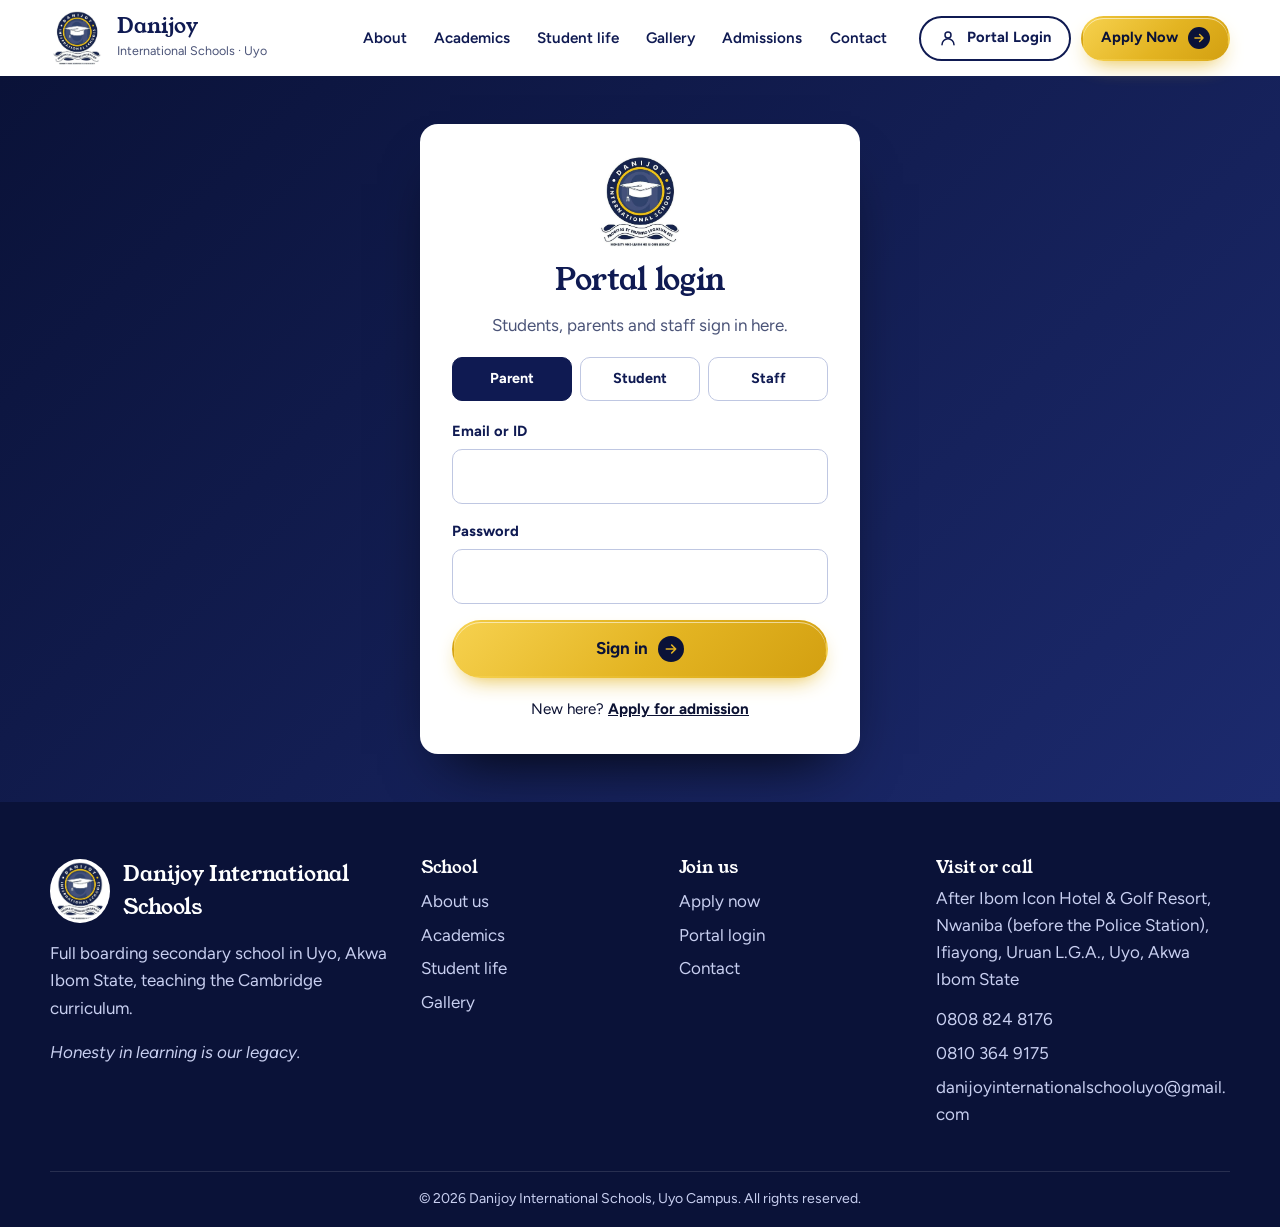
<file: portal/login/index.html>
<!doctype html>
<html lang="en">
<head>
<meta charset="utf-8">
<meta name="viewport" content="width=device-width,initial-scale=1">
<title>Portal login | Danijoy International Schools</title>
<meta name="description" content="Sign in to the school portal.">
<meta name="theme-color" content="#0f1a52">
<link rel="icon" href="../../assets/img/logo.jpg">
<link rel="preconnect" href="https://fonts.googleapis.com"><link rel="preconnect" href="https://fonts.gstatic.com" crossorigin><link href="https://fonts.googleapis.com/css2?family=Figtree:wght@400;500;600;700;800&family=Young+Serif&display=swap" rel="stylesheet">
<link rel="stylesheet" href="../../assets/css/style.css">
</head>
<body>
<a class="skip" href="#main">Skip to content</a>
<header class="site-header">
  <div class="wrap">
    <a class="brand" href="../../index.html" aria-label="Danijoy International Schools, home">
      <img src="../../assets/img/logo.jpg" alt="">
      <span><b>Danijoy</b><small>International Schools · Uyo</small></span>
    </a>
    <nav class="nav" aria-label="Main"><a href="../../#about">About</a><a href="../../#academics">Academics</a><a href="../../#student-life">Student life</a><a href="../../#gallery">Gallery</a><a href="../../admissions/">Admissions</a><a href="../../#contact">Contact</a>
      <div class="nav-cta"><a class="btn btn-portal btn-line btn-sm" href="../../portal/login/"><svg class="ico" viewBox="0 0 24 24" width="18" height="18" fill="none" stroke="currentColor" stroke-width="2" stroke-linecap="round" stroke-linejoin="round" aria-hidden="true"><circle cx="12" cy="8" r="4"/><path d="M4 21c0-4.4 3.6-8 8-8s8 3.6 8 8"/></svg><span>Portal Login</span></a><a class="btn btn-apply btn-gold btn-sm" href="../../admissions/"><span>Apply Now</span><svg class="ico arrow" viewBox="0 0 24 24" width="18" height="18" fill="none" stroke="currentColor" stroke-width="2.4" stroke-linecap="round" stroke-linejoin="round" aria-hidden="true"><path d="M5 12h14M13 6l6 6-6 6"/></svg></a></div>
    </nav>
    <div class="header-cta">
      <a class="btn btn-portal btn-line btn-sm" href="../../portal/login/"><svg class="ico" viewBox="0 0 24 24" width="18" height="18" fill="none" stroke="currentColor" stroke-width="2" stroke-linecap="round" stroke-linejoin="round" aria-hidden="true"><circle cx="12" cy="8" r="4"/><path d="M4 21c0-4.4 3.6-8 8-8s8 3.6 8 8"/></svg><span>Portal Login</span></a>
      <a class="btn btn-apply btn-gold btn-sm" href="../../admissions/"><span>Apply Now</span><svg class="ico arrow" viewBox="0 0 24 24" width="18" height="18" fill="none" stroke="currentColor" stroke-width="2.4" stroke-linecap="round" stroke-linejoin="round" aria-hidden="true"><path d="M5 12h14M13 6l6 6-6 6"/></svg></a>
    </div>
    <button class="menu-btn" aria-expanded="false" aria-label="Menu"><span></span><span></span><span></span></button>
  </div>
</header>
<main id="main">

<div class="portal-wrap">
  <div class="portal-card">
    <img src="../../assets/img/logo.jpg" alt="Danijoy crest">
    <h1>Portal login</h1>
    <p class="sub">Students, parents and staff sign in here.</p>
    <form id="portal-form" novalidate>
      <div class="who" role="radiogroup" aria-label="I am a">
        <span><input type="radio" id="w1" name="who" value="parent" checked><label for="w1">Parent</label></span>
        <span><input type="radio" id="w2" name="who" value="student"><label for="w2">Student</label></span>
        <span><input type="radio" id="w3" name="who" value="staff"><label for="w3">Staff</label></span>
      </div>
      <div class="field"><label for="pe">Email or ID</label><input id="pe" name="id" required autocomplete="username"></div>
      <div class="field"><label for="pp">Password</label><input id="pp" name="password" type="password" required autocomplete="current-password"></div>
      <button class="btn btn-apply btn-gold" type="submit"><span>Sign in</span><svg class="ico arrow" viewBox="0 0 24 24" width="18" height="18" fill="none" stroke="currentColor" stroke-width="2.4" stroke-linecap="round" stroke-linejoin="round" aria-hidden="true"><path d="M5 12h14M13 6l6 6-6 6"/></svg></button>
      <div id="portal-note" class="notice" role="status"></div>
    </form>
    <p style="text-align:center;margin:1.2rem 0 0;font-size:.95rem">New here? <a href="../../admissions/"><b>Apply for admission</b></a></p>
  </div>
</div>

</main>
<footer class="site-footer">
  <div class="wrap">
    <div>
      <div class="fbrand"><img src="../../assets/img/logo.jpg" alt=""><b style="font-family:var(--display);font-weight:400;font-size:1.3rem;color:#fff">Danijoy International Schools</b></div>
      <p>Full boarding secondary school in Uyo, Akwa Ibom State, teaching the Cambridge curriculum.</p>
      <p><i>Honesty in learning is our legacy.</i></p>
    </div>
    <div><h3>School</h3>
      <a href="../../#about">About us</a><a href="../../#academics">Academics</a><a href="../../#student-life">Student life</a><a href="../../#gallery">Gallery</a></div>
    <div><h3>Join us</h3>
      <a href="../../admissions/">Apply now</a><a href="../../portal/login/">Portal login</a><a href="../../#contact">Contact</a></div>
    <div><h3>Visit or call</h3>
      <p style="margin:0 0 .6rem">After Ibom Icon Hotel & Golf Resort, Nwaniba (before the Police Station), Ifiayong, Uruan L.G.A., Uyo, Akwa Ibom State</p>
      <a href="tel:+2348088248176">0808 824 8176</a><a href="tel:+2348103649175">0810 364 9175</a>
      <a href="mailto:danijoyinternationalschooluyo@gmail.com" style="word-break:break-all">danijoyinternationalschooluyo@gmail.com</a></div>
  </div>
  <div class="wrap legal"><span style="grid-column:1/-1">© 2026 Danijoy International Schools, Uyo Campus. All rights reserved.</span></div>
</footer>
<script src="../../assets/js/site.js"></script>
</body>
</html>
</file>
<file: assets/css/style.css>
/* Danijoy International Schools, Uyo — site styles */
:root{
  --navy:#0f1a52;
  --navy-deep:#0a1238;
  --navy-soft:#1c2a6e;
  --gold:#e3b422;
  --gold-deep:#b98f0b;
  --red:#cf2431;
  --paper:#f5f7fc;
  --white:#ffffff;
  --ink:#0c1233;
  --muted:#4b5478;
  --line:#dde2f0;
  --radius:14px;
  --shadow:0 18px 40px -22px rgba(10,18,56,.45);
  --display:"Young Serif",Georgia,"Times New Roman",serif;
  --body:"Figtree",system-ui,-apple-system,"Segoe UI",Roboto,sans-serif;
}
*{box-sizing:border-box}
html{scroll-behavior:smooth}
body{margin:0;font-family:var(--body);color:var(--ink);background:var(--white);line-height:1.6;font-size:17px;-webkit-font-smoothing:antialiased}
img{max-width:100%;display:block}
a{color:inherit}
h1,h2,h3{font-family:var(--display);font-weight:400;line-height:1.12;margin:0 0 .5em;letter-spacing:-.01em;color:var(--navy)}
h1{font-size:clamp(2.4rem,5.4vw,4.2rem)}
h2{font-size:clamp(1.8rem,3.4vw,2.7rem)}
h3{font-size:1.25rem}
p{margin:0 0 1em;max-width:68ch}
:focus-visible{outline:3px solid var(--gold);outline-offset:3px;border-radius:4px}
.wrap{width:min(1180px,100% - 40px);margin-inline:auto}
.skip{position:absolute;left:-999px;top:8px;background:var(--gold);color:var(--navy-deep);padding:.6rem 1rem;border-radius:8px;z-index:100;font-weight:700}
.skip:focus{left:8px}

/* header */
.site-header{position:sticky;top:0;z-index:50;background:rgba(255,255,255,.94);backdrop-filter:saturate(1.4) blur(10px);transition:box-shadow .3s}
.site-header.scrolled{box-shadow:0 10px 30px -18px rgba(10,18,56,.5)}
.site-header .wrap{display:flex;align-items:center;gap:1.2rem;padding:.7rem 0}
.brand{display:flex;align-items:center;gap:.8rem;text-decoration:none;margin-right:auto;flex-shrink:0}
.brand img{width:54px;height:54px;object-fit:contain}
.brand b{display:block;font-family:var(--display);font-weight:400;font-size:1.3rem;color:var(--navy);line-height:1}
.brand small{display:block;color:var(--muted);font-size:.78rem;margin-top:.25rem;white-space:nowrap}
.nav{display:flex;gap:.1rem;align-items:center}
.nav>a{position:relative;padding:.55rem .8rem;text-decoration:none;font-weight:600;font-size:.95rem;color:var(--navy);white-space:nowrap}
.nav>a::after{content:"";position:absolute;left:.8rem;right:.8rem;bottom:.2rem;height:3px;border-radius:3px;background:var(--gold);transform:scaleX(0);transform-origin:left;transition:transform .35s cubic-bezier(.2,.8,.2,1)}
.nav>a:hover::after,.nav>a[aria-current]::after{transform:scaleX(1)}
.nav-cta{display:none}
.header-cta{display:flex;gap:.6rem;flex-shrink:0}

/* buttons */
.btn{position:relative;overflow:hidden;isolation:isolate;display:inline-flex;align-items:center;justify-content:center;gap:.6rem;padding:.85rem 1.5rem;border-radius:999px;font:inherit;font-weight:700;text-decoration:none;white-space:nowrap;border:2px solid transparent;cursor:pointer;transition:transform .25s cubic-bezier(.2,.8,.2,1),box-shadow .25s,color .3s,border-color .3s}
.btn:hover{transform:translateY(-2px)}
.btn:active{transform:translateY(0) scale(.97)}
.btn .ico{flex-shrink:0;transition:transform .35s cubic-bezier(.2,.8,.2,1)}
.btn-sm{padding:.55rem 1.15rem;font-size:.92rem}

/* Apply Now: gold, glowing, with a slow shine sweep and a sliding arrow */
.btn-gold{color:var(--navy-deep);background:linear-gradient(135deg,#f6d14e 0%,#e3b422 55%,#d3a011 100%);box-shadow:0 10px 22px -10px rgba(227,180,34,.95),inset 0 1px 0 rgba(255,255,255,.55)}
.btn-gold:hover{box-shadow:0 16px 30px -10px rgba(227,180,34,1),inset 0 1px 0 rgba(255,255,255,.55)}
.btn-gold::after{content:"";position:absolute;top:0;bottom:0;left:-60%;width:40%;z-index:-1;background:linear-gradient(100deg,transparent,rgba(255,255,255,.65),transparent);transform:skewX(-20deg);animation:shine 4.5s ease-in-out infinite 1.5s}
@keyframes shine{0%,55%{left:-60%}100%{left:130%}}
.btn-apply .arrow{width:26px;height:26px;padding:5px;border-radius:50%;background:var(--navy-deep);color:var(--gold)}
.btn-apply.btn-sm .arrow{width:22px;height:22px;padding:4px}
.btn-apply:hover .arrow{transform:translateX(4px) rotate(-8deg)}

/* Portal Login: outline that fills with colour from the left, icon nudges */
.btn-line{border-color:var(--navy);color:var(--navy);background:transparent}
.btn-line::before,.btn-line-light::before{content:"";position:absolute;inset:0;z-index:-1;transform:translateX(-101%);transition:transform .5s cubic-bezier(.2,.8,.2,1)}
.btn-line::before{background:var(--navy)}
.btn-line:hover{color:var(--white)}
.btn-line-light{border-color:rgba(255,255,255,.75);color:var(--white);background:rgba(255,255,255,.06);backdrop-filter:blur(4px)}
.btn-line-light::before{background:var(--white)}
.btn-line-light:hover{color:var(--navy)}
.btn-line:hover::before,.btn-line-light:hover::before{transform:none}
.btn-portal:hover .ico{transform:translateY(-2px) scale(1.12)}

/* menu button (hamburger turns into a cross) */
.menu-btn{display:none;width:46px;height:46px;border:0;border-radius:12px;background:var(--paper);cursor:pointer;position:relative}
.menu-btn span{position:absolute;left:12px;right:12px;height:2.5px;border-radius:2px;background:var(--navy);transition:transform .35s cubic-bezier(.2,.8,.2,1),opacity .2s,top .35s}
.menu-btn span:nth-child(1){top:15px}
.menu-btn span:nth-child(2){top:22px}
.menu-btn span:nth-child(3){top:29px}
.site-header.open .menu-btn span:nth-child(1){top:22px;transform:rotate(45deg)}
.site-header.open .menu-btn span:nth-child(2){opacity:0}
.site-header.open .menu-btn span:nth-child(3){top:22px;transform:rotate(-45deg)}

@media (max-width:1100px){
  .menu-btn{display:block}
  .header-cta{display:none}
  .nav{position:absolute;left:0;right:0;top:100%;flex-direction:column;align-items:stretch;gap:0;background:#fff;padding:.4rem 20px 1.2rem;box-shadow:0 24px 40px -24px rgba(10,18,56,.55);opacity:0;visibility:hidden;transform:translateY(-10px);transition:opacity .3s,transform .35s cubic-bezier(.2,.8,.2,1),visibility .3s}
  .site-header.open .nav{opacity:1;visibility:visible;transform:none}
  .nav>a{padding:.95rem .3rem;font-size:1.05rem}
  .nav>a::after{left:.3rem;right:auto;width:2.2rem;bottom:.55rem}
  .nav-cta{display:flex;gap:.7rem;margin-top:.8rem}
  .nav-cta .btn{flex:1}
}


/* hero */
.hero{position:relative;color:var(--white);background:var(--navy-deep);overflow:hidden;isolation:isolate}
.hero-slides{position:absolute;inset:0;z-index:-2}
.hero-slides img{position:absolute;inset:0;width:100%;height:100%;object-fit:cover;opacity:0;transition:opacity 1.4s ease}
.hero-slides img.on{opacity:1}
.hero::before{content:"";position:absolute;inset:0;z-index:-1;background:linear-gradient(95deg,rgba(10,18,56,.96) 0%,rgba(10,18,56,.88) 38%,rgba(10,18,56,.35) 72%,rgba(10,18,56,.15) 100%)}
.hero .wrap{padding:clamp(4rem,10vw,8rem) 0 clamp(4rem,9vw,7rem)}
.hero h1{color:var(--white);max-width:13ch}
.hero p.lead{font-size:1.2rem;color:#dfe4fb;max-width:50ch}
.hero .actions{display:flex;gap:.8rem;flex-wrap:wrap;margin-top:1.6rem}
.hero .badge{display:inline-flex;align-items:center;gap:.6rem;background:rgba(255,255,255,.1);border:1px solid rgba(255,255,255,.25);padding:.4rem .9rem;border-radius:999px;font-size:.9rem;margin-bottom:1.3rem;backdrop-filter:blur(4px)}
.hero .badge i{width:9px;height:9px;border-radius:50%;background:var(--gold);display:block}
.hero-motto{position:absolute;right:0;bottom:0;background:var(--gold);color:var(--navy-deep);padding:.8rem 1.4rem;font-family:var(--display);font-size:1rem;border-top-left-radius:var(--radius)}
.page-hero{background:var(--navy);color:var(--white);position:relative;isolation:isolate;overflow:hidden}
.page-hero img{position:absolute;inset:0;width:100%;height:100%;object-fit:cover;z-index:-2}
.page-hero::before{content:"";position:absolute;inset:0;background:linear-gradient(95deg,rgba(10,18,56,.95),rgba(10,18,56,.7));z-index:-1}
.page-hero .wrap{padding:clamp(3rem,7vw,5.5rem) 0}
.page-hero h1{color:var(--white);font-size:clamp(2.2rem,4.6vw,3.6rem);margin-bottom:.3em}
.page-hero p{color:#dfe4fb;font-size:1.15rem}

/* sections */
section{padding:clamp(3.2rem,7vw,5.5rem) 0}
section[id]{scroll-margin-top:72px}
.bg-paper{background:var(--paper)}
.bg-navy{background:var(--navy);color:#dfe4fb}
.bg-navy h2,.bg-navy h3{color:var(--white)}
.section-head{max-width:62ch;margin-bottom:2.4rem}
.section-head p{color:var(--muted);font-size:1.08rem}
.bg-navy .section-head p{color:#c8cff0}

.creds{background:var(--white);padding:1.4rem 0;border-bottom:1px solid var(--line)}
.creds .wrap{display:flex;gap:1rem 2.4rem;flex-wrap:wrap;align-items:center;justify-content:center;font-weight:700;color:var(--navy)}
.creds span.sep{width:6px;height:6px;background:var(--gold);transform:rotate(45deg)}
.creds .lbl{color:var(--muted);font-weight:500}

.split{display:grid;grid-template-columns:1fr 1fr;gap:clamp(1.5rem,5vw,4rem);align-items:center}
.split.flip .media{order:2}
.media{position:relative}
.media img{width:100%;border-radius:var(--radius);box-shadow:var(--shadow);aspect-ratio:4/3;object-fit:cover}
.media.tall img{aspect-ratio:4/5}
.motto-card{border-left:5px solid var(--gold);padding:.4rem 0 .4rem 1.1rem;margin:1.4rem 0}
.motto-card b{display:block;font-family:var(--display);font-weight:400;font-size:1.25rem;color:var(--navy)}
.motto-card span{color:var(--muted);font-style:italic}

.features{display:grid;grid-template-columns:repeat(3,1fr);gap:1.2rem}
.feature{background:var(--white);border:1px solid var(--line);border-radius:var(--radius);padding:1.5rem;position:relative;overflow:hidden}
.feature::before{content:"";position:absolute;left:0;top:0;bottom:0;width:5px;background:var(--gold)}
.feature:nth-child(3n+2)::before{background:var(--red)}
.feature:nth-child(3n)::before{background:var(--navy)}
.feature p{color:var(--muted);margin:0;font-size:.98rem}

/* life grid */
.life{display:grid;grid-template-columns:repeat(12,1fr);grid-auto-rows:210px;gap:.9rem}
.life figure{margin:0;position:relative;border-radius:var(--radius);overflow:hidden;background:var(--navy)}
.life img{width:100%;height:100%;object-fit:cover;transition:transform .6s}
.life figure:hover img{transform:scale(1.05)}
.life figcaption{position:absolute;left:0;right:0;bottom:0;padding:1.6rem 1rem .8rem;color:var(--white);font-weight:700;background:linear-gradient(transparent,rgba(10,18,56,.88))}
.life .a{grid-column:span 6;grid-row:span 2}
.life .b{grid-column:span 3}
.life .c{grid-column:span 3}
.life .d{grid-column:span 3}
.life .e{grid-column:span 3}
.life .f{grid-column:span 4}
.life .g{grid-column:span 4}
.life .h{grid-column:span 4}

/* achievements */
.ach{display:grid;grid-template-columns:repeat(4,1fr);gap:1rem}
.ach figure{margin:0;background:var(--white);border-radius:var(--radius);overflow:hidden;box-shadow:var(--shadow);color:var(--ink)}
.ach img{aspect-ratio:3/4;object-fit:cover;width:100%;object-position:top}
.ach figcaption{padding:.9rem 1rem 1.1rem;font-size:.94rem}
.ach figcaption b{display:block;color:var(--navy);font-size:1rem}

/* admissions */
.steps{list-style:none;counter-reset:s;margin:0;padding:0;display:grid;grid-template-columns:repeat(3,1fr);gap:1.2rem}
.steps li{counter-increment:s;background:var(--white);border:1px solid var(--line);border-radius:var(--radius);padding:1.5rem 1.5rem 1.6rem}
.steps li::before{content:counter(s);display:grid;place-items:center;width:42px;height:42px;border-radius:50%;background:var(--navy);color:var(--gold);font-family:var(--display);font-size:1.2rem;margin-bottom:.9rem}
.steps li p{margin:0;color:var(--muted)}
.cta-band{background:var(--navy-deep);color:var(--white);position:relative;overflow:hidden}
.cta-band .wrap{display:flex;justify-content:space-between;align-items:center;gap:2rem;flex-wrap:wrap}
.cta-band h2{color:var(--white);margin-bottom:.3em}
.cta-band p{color:#c8cff0;margin:0}
.cta-band .acts{display:flex;gap:.8rem;flex-wrap:wrap}

/* forms */
.form-card{background:var(--white);border:1px solid var(--line);border-radius:var(--radius);padding:clamp(1.3rem,3vw,2.2rem);box-shadow:var(--shadow)}
.form-grid{display:grid;grid-template-columns:1fr 1fr;gap:1rem 1.2rem}
.form-grid .full{grid-column:1/-1}
label{display:block;font-weight:700;font-size:.92rem;margin-bottom:.35rem;color:var(--navy)}
input,select,textarea{width:100%;padding:.8rem .9rem;border:1.5px solid #bfc7e2;border-radius:10px;font:inherit;background:var(--white);color:var(--ink)}
input:focus,select:focus,textarea:focus{border-color:var(--navy);outline:3px solid rgba(227,180,34,.55)}
textarea{min-height:110px;resize:vertical}
.hint{font-size:.85rem;color:var(--muted);margin-top:.3rem}
.notice{margin-top:1rem;padding:.9rem 1rem;border-radius:10px;background:#fff6dc;border:1px solid #ecd48a;color:#5d4600;display:none}
.notice.show{display:block}
.side-card{background:var(--navy);color:#dfe4fb;border-radius:var(--radius);padding:1.8rem}
.side-card h3{color:var(--white)}
.side-card a{color:var(--gold)}
.side-card ul{padding-left:1.1rem;margin:.6rem 0 0}
.two-col{display:grid;grid-template-columns:1.4fr 1fr;gap:2rem;align-items:start}

/* portal login */
.portal-wrap{overflow:hidden;min-height:70vh;display:grid;place-items:center;background:linear-gradient(135deg,var(--navy-deep),var(--navy-soft));padding:3rem 0}
.portal-card{width:min(440px,100% - 40px);background:var(--white);border-radius:18px;padding:2rem;box-shadow:0 30px 60px -30px #000}
.portal-card img{width:84px;margin:0 auto 1rem}
.portal-card h1{font-size:1.9rem;text-align:center}
.portal-card p.sub{text-align:center;color:var(--muted);margin-inline:auto}
.portal-card .field{margin-bottom:1rem}
.portal-card .btn{width:100%}
.who{display:grid;grid-template-columns:repeat(3,1fr);gap:.5rem;margin-bottom:1.2rem}
.who span{position:relative;display:block}
.who input{position:absolute;opacity:0;left:0;top:0;width:100%;height:100%;margin:0;pointer-events:none}
.who label{margin:0;text-align:center;padding:.6rem .3rem;border:1.5px solid #bfc7e2;border-radius:10px;cursor:pointer;font-size:.9rem}
.who input:checked+label{background:var(--navy);color:var(--white);border-color:var(--navy)}
.who input:focus-visible+label{outline:3px solid var(--gold)}

/* gallery */
.filters{display:flex;gap:.5rem;flex-wrap:wrap;margin-bottom:1.6rem}
.filters button{padding:.5rem 1rem;border-radius:999px;border:1.5px solid var(--navy);background:transparent;color:var(--navy);font:inherit;font-weight:700;cursor:pointer}
.filters button[aria-pressed="true"]{background:var(--navy);color:var(--white)}
.gallery{columns:3 260px;column-gap:.9rem}
.gallery button{display:block;width:100%;padding:0;border:0;margin:0 0 .9rem;border-radius:12px;overflow:hidden;cursor:zoom-in;background:var(--navy);break-inside:avoid}
.gallery img{width:100%;height:auto;transition:transform .5s,opacity .3s}
.gallery button:hover img{transform:scale(1.04)}
.gallery button[hidden]{display:none}
dialog.lightbox{border:0;padding:0;background:transparent;max-width:min(1100px,94vw);width:100%}
dialog.lightbox::backdrop{background:rgba(5,9,30,.88)}
dialog.lightbox img{width:100%;max-height:86vh;object-fit:contain;border-radius:10px}
.lb-close{position:fixed;top:14px;right:14px;background:var(--gold);color:var(--navy-deep);border:0;border-radius:999px;font:inherit;font-weight:800;padding:.6rem 1.1rem;cursor:pointer}

/* programme cards */
.cards{display:grid;grid-template-columns:repeat(3,1fr);gap:1.2rem}
.card{background:var(--white);border:1px solid var(--line);border-radius:var(--radius);overflow:hidden;display:flex;flex-direction:column}
.card img{aspect-ratio:16/10;object-fit:cover;width:100%}
.card div{padding:1.3rem 1.4rem 1.5rem}
.card p{color:var(--muted);margin:0}
.checks{list-style:none;padding:0;margin:0;display:grid;gap:.6rem}
.checks li{padding-left:1.8rem;position:relative}
.checks li::before{content:"";position:absolute;left:0;top:.45em;width:.9rem;height:.9rem;border-radius:50%;background:var(--gold);box-shadow:inset 0 0 0 4px var(--navy)}

/* footer */
.site-footer{background:var(--navy-deep);color:#c8cff0}
.site-footer .wrap{display:grid;grid-template-columns:1.5fr 1fr 1fr 1.3fr;gap:2rem;padding:3.5rem 0 2.5rem}
.site-footer h3{color:var(--white);font-size:1.05rem}
.site-footer a{text-decoration:none;display:block;padding:.2rem 0}
.site-footer a:hover{color:var(--gold)}
.site-footer .fbrand{display:flex;gap:.8rem;align-items:center;margin-bottom:1rem}
.site-footer .fbrand img{width:60px;background:var(--white);border-radius:50%;padding:3px}
.site-footer .legal{border-top:1px solid rgba(255,255,255,.12);padding:1rem 0;font-size:.88rem;text-align:center}

@media (max-width:900px){
  .split,.two-col{grid-template-columns:1fr}
  .split.flip .media{order:0}
  .features,.cards,.steps{grid-template-columns:1fr}
  .ach{grid-template-columns:repeat(2,1fr)}
  .life{grid-template-columns:repeat(2,1fr);grid-auto-rows:170px}
  .life figure{grid-column:span 1!important;grid-row:span 1!important}
  .life .a{grid-column:span 2!important}
  .site-footer .wrap{grid-template-columns:1fr 1fr}
  .form-grid{grid-template-columns:1fr}
  .hero-motto{position:static;display:block;border-radius:0}
  }
@media (max-width:560px){
  body{font-size:16px}
  .site-footer .wrap{grid-template-columns:1fr}
  .ach{grid-template-columns:1fr 1fr}
  .brand small{display:none}
}
@media (prefers-reduced-motion:reduce){
  *{transition:none!important;scroll-behavior:auto!important}
}
.cards.four{grid-template-columns:repeat(4,1fr)}
@media (max-width:900px){.cards.four{grid-template-columns:1fr 1fr}}
</file>
